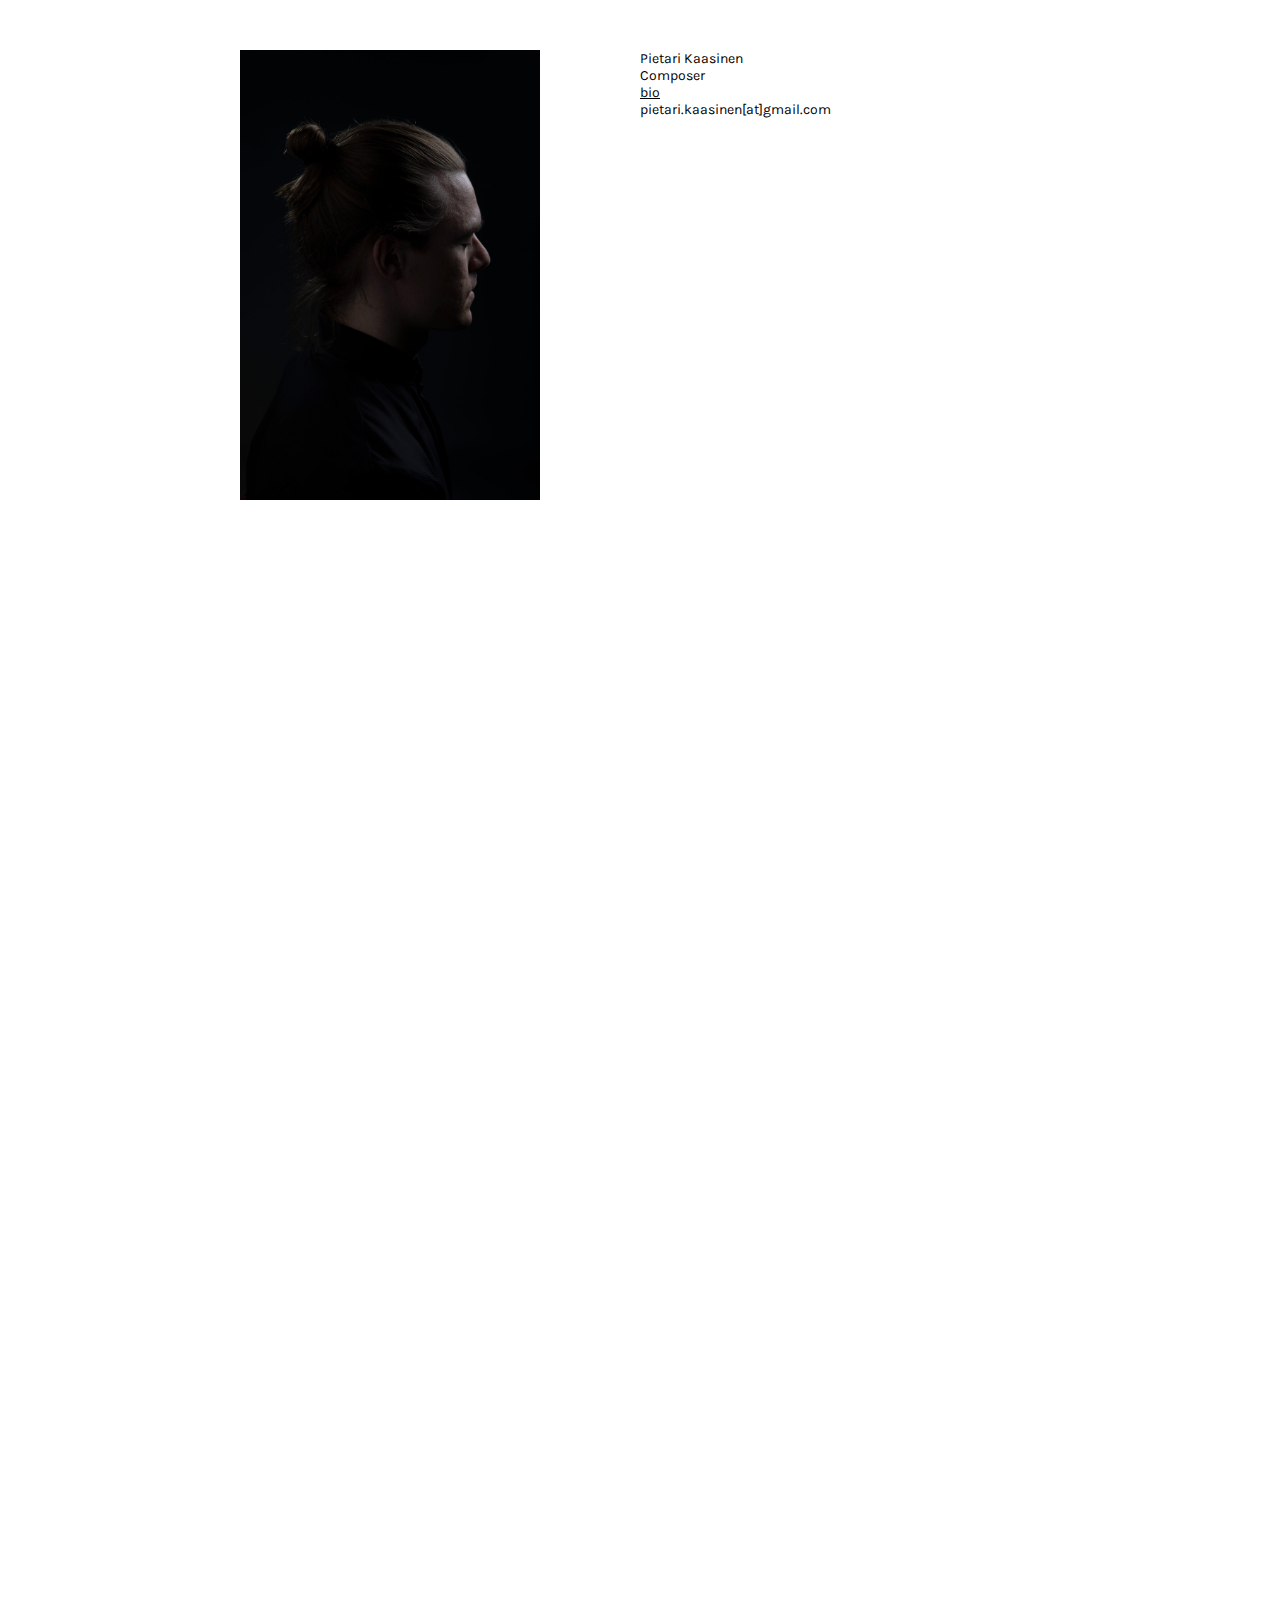
<file: index.html>
<!DOCTYPE html>

<html lang="en">
<meta name="viewport" content="width=device-width, initial-scale=1.0, maximum-scale=1.0, user-scalable=0">
<link rel="stylesheet" type="text/css" href="style2.css">
<style>
    .center 
    {
        margin: auto;
        width: 50%;
        padding: 10px;
    }
    </style>
<link href="https://fonts.googleapis.com/css?family=Karla" rel="stylesheet">
<title>Pietari Kaasinen</title>
<div id="wrapper">
    <div id="div1">
   
<img alt="pietari_kaasinen" src="pietari_lokakuu.jpg" style="float: right; width: 60%;margin-right: 20%; margin-bottom: 0.5em;">
 <p style="clear: both;">
    </br>
    </div>
    <div id="div2">Pietari Kaasinen
	    <br>
Composer
	    <br>
<!--FIN / SWE -->
<a href="https://matiasautio.github.io/bio.html">bio</a>
	    <br>
	    pietari.kaasinen[at]gmail.com
</div>
    </div>
<br>
<div style="center">
	<iframe src="https://player.vimeo.com/video/414769676" width="640" height="360" frameborder="0" allow="autoplay; fullscreen" allowfullscreen></iframe>
	<iframe src="https://player.vimeo.com/video/547108657"  width="640" height="360" frameborder="0" allow="autoplay; fullscreen" allowfullscreen></iframe>
	<iframe src="https://player.vimeo.com/video/547108228"  width="640" height="360" frameborder="0" allow="autoplay; fullscreen" allowfullscreen></iframe>
</div>
</html>
<!--<!DOCTYPE html>

<html lang="en">



<head profile="pietarikaasinen.com">
    
<link rel="stylesheet" type="text/css" href="style.css">
    
<link rel="shortcut icon" href="https://matiasautio.github.io/favicon.ico"> 

<meta charset="utf-8">

<meta name="viewport" content="width=device-width, initial-scale=1.0">

<title>Pietari Kaasinen</title>

</head>
<body>
<p class="center">
    <img alt="pietari" src="pietari.jpg" style="width:60%">
     </p-->
     

<!--</div>


<div class="col">

<h1 align="center">Pietari Kaasinen</h1>

<p align="center">Composer</p>

<p align="center">FIN / SWE</p>
    <p align="center">pietari.kaasinen[at]gmail.com</p>
    
    <a href="https://matiasautio.github.io/CV.html"><p style="text-align:center">CV</a>
    
    <br>
</file>
<file: 3dtesti.html>
<!DOCTYPE html>
<html lang="en">
	<head>
		<title>three.js webgl - loaders - OBJ loader</title>
		<meta charset="utf-8">
		<meta name="viewport" content="width=device-width, user-scalable=no, minimum-scale=1.0, maximum-scale=1.0">
		<style>
			body {
				font-family: Monospace;
				background-color: #000;
				color: #fff;
				margin: 0px;
				overflow: hidden;
			}
			#info {
				color: #fff;
				position: absolute;
				top: 10px;
				width: 100%;
				text-align: center;
				z-index: 100;
				display:block;
			}
			#info a, .button { color: #f00; font-weight: bold; text-decoration: underline; cursor: pointer }
		</style>
	</head>

	<body>
		<div id="info">
		<a href="http://threejs.org" target="_blank" rel="noopener">three.js</a> - OBJLoader test
		</div>

		<script src="https://matiasautio.github.io/blob/master/three.js"></script>
		<script src="https://matiasautio.github.io/blob/master/OBJloader.js"></script>
		

		<script>
			var container;
			var camera, scene, renderer;
			var mouseX = 0, mouseY = 0;
			var windowHalfX = window.innerWidth / 2;
			var windowHalfY = window.innerHeight / 2;
			var object;
			init();
			animate();
			function init() {
				container = document.createElement( 'div' );
				document.body.appendChild( container );
				camera = new THREE.PerspectiveCamera( 45, window.innerWidth / window.innerHeight, 1, 2000 );
				camera.position.z = 250;
				// scene
				scene = new THREE.Scene();
				var ambientLight = new THREE.AmbientLight( 0xcccccc, 0.4 );
				scene.add( ambientLight );
				var pointLight = new THREE.PointLight( 0xffffff, 0.8 );
				camera.add( pointLight );
				scene.add( camera );
				// manager
				function loadModel() {
					object.traverse( function ( child ) {
						if ( child.isMesh ) child.material.map = texture;
					} );
					object.position.y = - 95;
					scene.add( object );
				}
				var manager = new THREE.LoadingManager( loadModel );
				manager.onProgress = function ( item, loaded, total ) {
					console.log( item, loaded, total );
				};
				// texture
				var textureLoader = new THREE.TextureLoader( manager );
				var texture = textureLoader.load( 'textures/UV_Grid_Sm.jpg' );
				// model
				function onProgress( xhr ) {
					if ( xhr.lengthComputable ) {
						var percentComplete = xhr.loaded / xhr.total * 100;
						console.log( 'model ' + Math.round( percentComplete, 2 ) + '% downloaded' );
					}
				}
				function onError() {}
				var loader = new THREE.OBJLoader( manager );
				loader.load( 'models/obj/male02/male02.obj', function ( obj ) {
					object = obj;
				}, onProgress, onError );
				//
				renderer = new THREE.WebGLRenderer();
				renderer.setPixelRatio( window.devicePixelRatio );
				renderer.setSize( window.innerWidth, window.innerHeight );
				container.appendChild( renderer.domElement );
				document.addEventListener( 'mousemove', onDocumentMouseMove, false );
				//
				window.addEventListener( 'resize', onWindowResize, false );
			}
			function onWindowResize() {
				windowHalfX = window.innerWidth / 2;
				windowHalfY = window.innerHeight / 2;
				camera.aspect = window.innerWidth / window.innerHeight;
				camera.updateProjectionMatrix();
				renderer.setSize( window.innerWidth, window.innerHeight );
			}
			function onDocumentMouseMove( event ) {
				mouseX = ( event.clientX - windowHalfX ) / 2;
				mouseY = ( event.clientY - windowHalfY ) / 2;
			}
			//
			function animate() {
				requestAnimationFrame( animate );
				render();
			}
			function render() {
				camera.position.x += ( mouseX - camera.position.x ) * .05;
				camera.position.y += ( - mouseY - camera.position.y ) * .05;
				camera.lookAt( scene.position );
				renderer.render( scene, camera );
			}
		</script>

	</body>
</html>
</file>
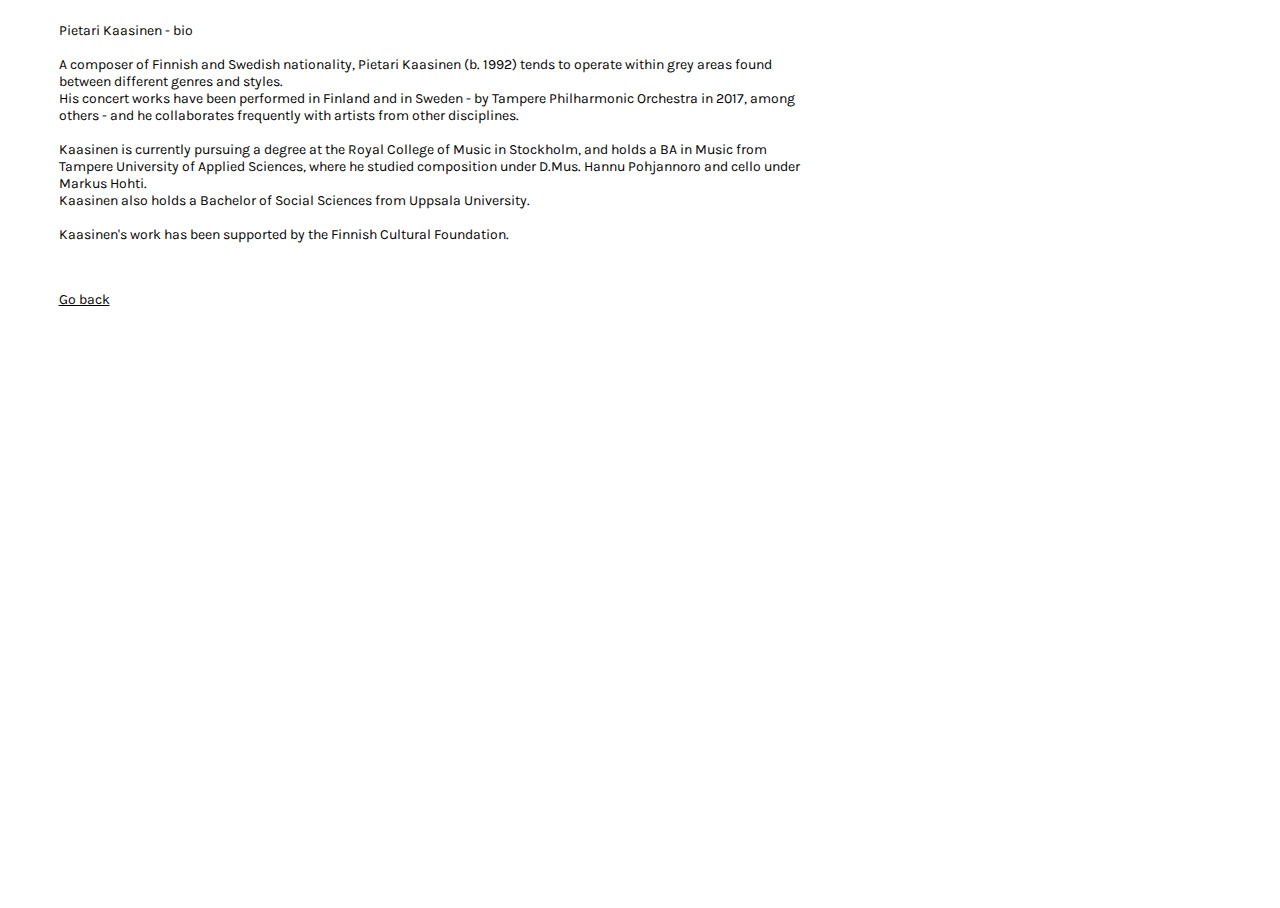
<file: bio.html>
<!DOCTYPE html>

<html lang="en">
<meta name="viewport" content="width=device-width, initial-scale=1.0, maximum-scale=1.0, user-scalable=0">
<link rel="stylesheet" type="text/css" href="style.css">
<link href="https://fonts.googleapis.com/css?family=Karla" rel="stylesheet">
<style>
    a:link{
    color:black;
    }
  a:visited{
    color:black;
    }
  a:hover{
    color:black;
    }
  </style>

<div id="divbio">
<pre>
Pietari Kaasinen - bio

A composer of Finnish and Swedish nationality, Pietari Kaasinen (b. 1992) tends to operate within grey areas found between different genres and styles.
His concert works have been performed in Finland and in Sweden - by Tampere Philharmonic Orchestra in 2017, among others - and he collaborates frequently with artists from other disciplines.

Kaasinen is currently pursuing a degree at the Royal College of Music in Stockholm, and holds a BA in Music from Tampere University of Applied Sciences, where he studied composition under D.Mus. Hannu Pohjannoro and cello under Markus Hohti.
Kaasinen also holds a Bachelor of Social Sciences from Uppsala University.

Kaasinen's work has been supported by the Finnish Cultural Foundation.
<pre>
<br>
<a class="nostyling" href="http://pietarikaasinen.com/">Go back</a>
</div>
</html>
</file>
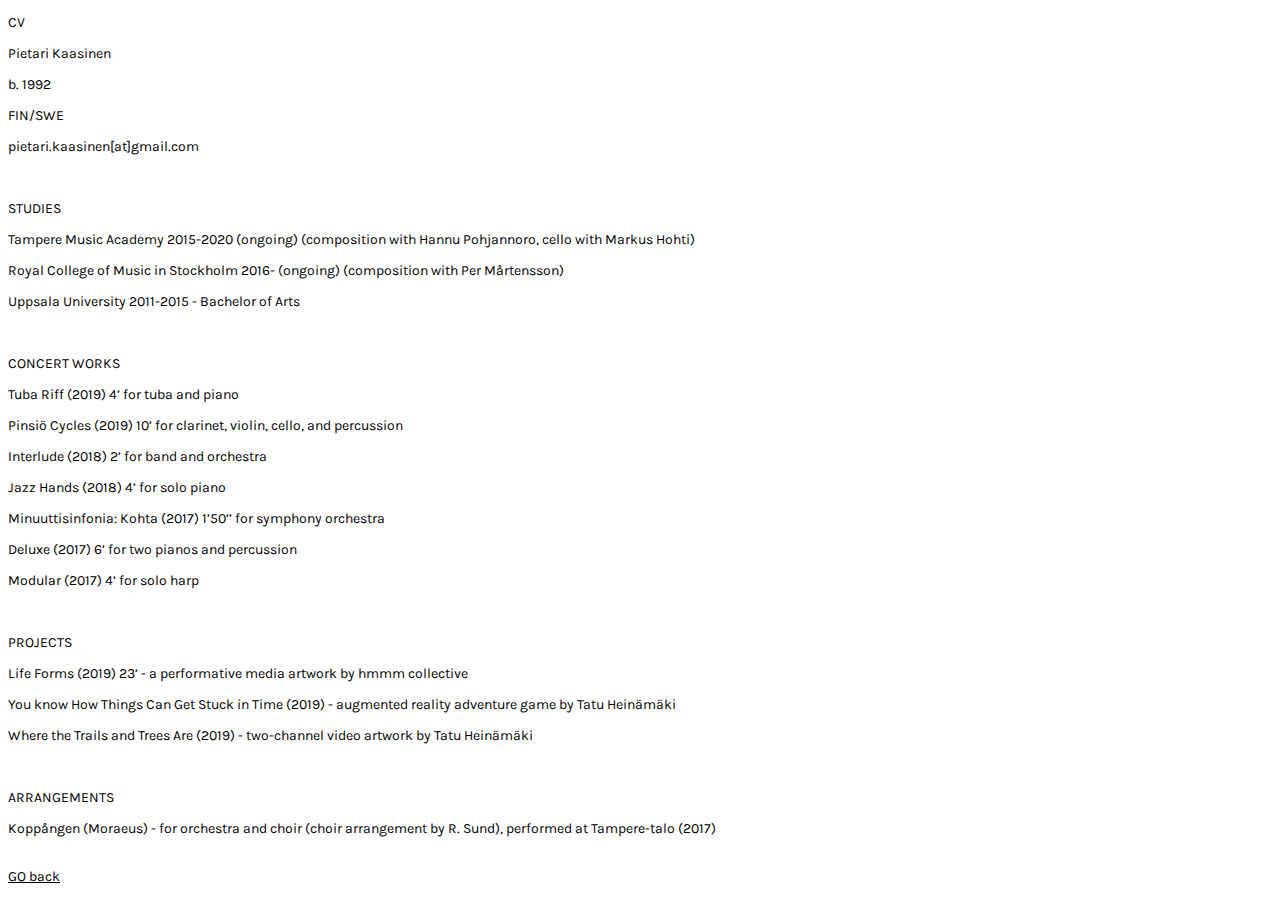
<file: CV.html>
<!DOCTYPE html>

<html lang="en">
<meta name="viewport" content="width=device-width, initial-scale=1.0, maximum-scale=1.0, user-scalable=0">
<link rel="stylesheet" type="text/css" href="style2.css">
<link href="https://fonts.googleapis.com/css?family=Karla" rel="stylesheet">

<p>CV</p>
<p>Pietari Kaasinen</p>
<p>b. 1992 </p>
<p>FIN/SWE</p>
<p>pietari.kaasinen[at]gmail.com</p>
<br>
<p>STUDIES</p>
<p>Tampere Music Academy 2015-2020 (ongoing) (composition with Hannu Pohjannoro, cello with Markus Hohti)</p>
<p>Royal College of Music in Stockholm 2016- (ongoing) (composition with Per Mårtensson)</p>
<p>Uppsala University 2011-2015 - Bachelor of Arts</p>
<br>
<p>CONCERT WORKS
<p>Tuba Riff (2019) 4’ for tuba and piano</p>
<p>Pinsiö Cycles (2019) 10’ for clarinet, violin, cello, and percussion</p>
<p>Interlude (2018) 2’ for band and orchestra</p>
<p>Jazz Hands (2018) 4’ for solo piano</p>
<p>Minuuttisinfonia: Kohta (2017) 1’50’’ for symphony orchestra</p>
<p>Deluxe (2017) 6’ for two pianos and percussion</p>
<p>Modular (2017) 4’ for solo harp</p>
<br>
<p>PROJECTS</p>
<p>Life Forms (2019) 23’ - a performative media artwork by hmmm collective</p>
<p>You know How Things Can Get Stuck in Time (2019) - augmented reality adventure game by Tatu Heinämäki</p>
<p>Where the Trails and Trees Are (2019) - two-channel video artwork by Tatu Heinämäki</p>
<br>
<p>ARRANGEMENTS</p>
<p>Koppången (Moraeus) - for orchestra and choir (choir arrangement by R. Sund), performed at Tampere-talo (2017)</p>
<br>
<a href="https://pietarikaasinen.com/">GO back</a>
</file>
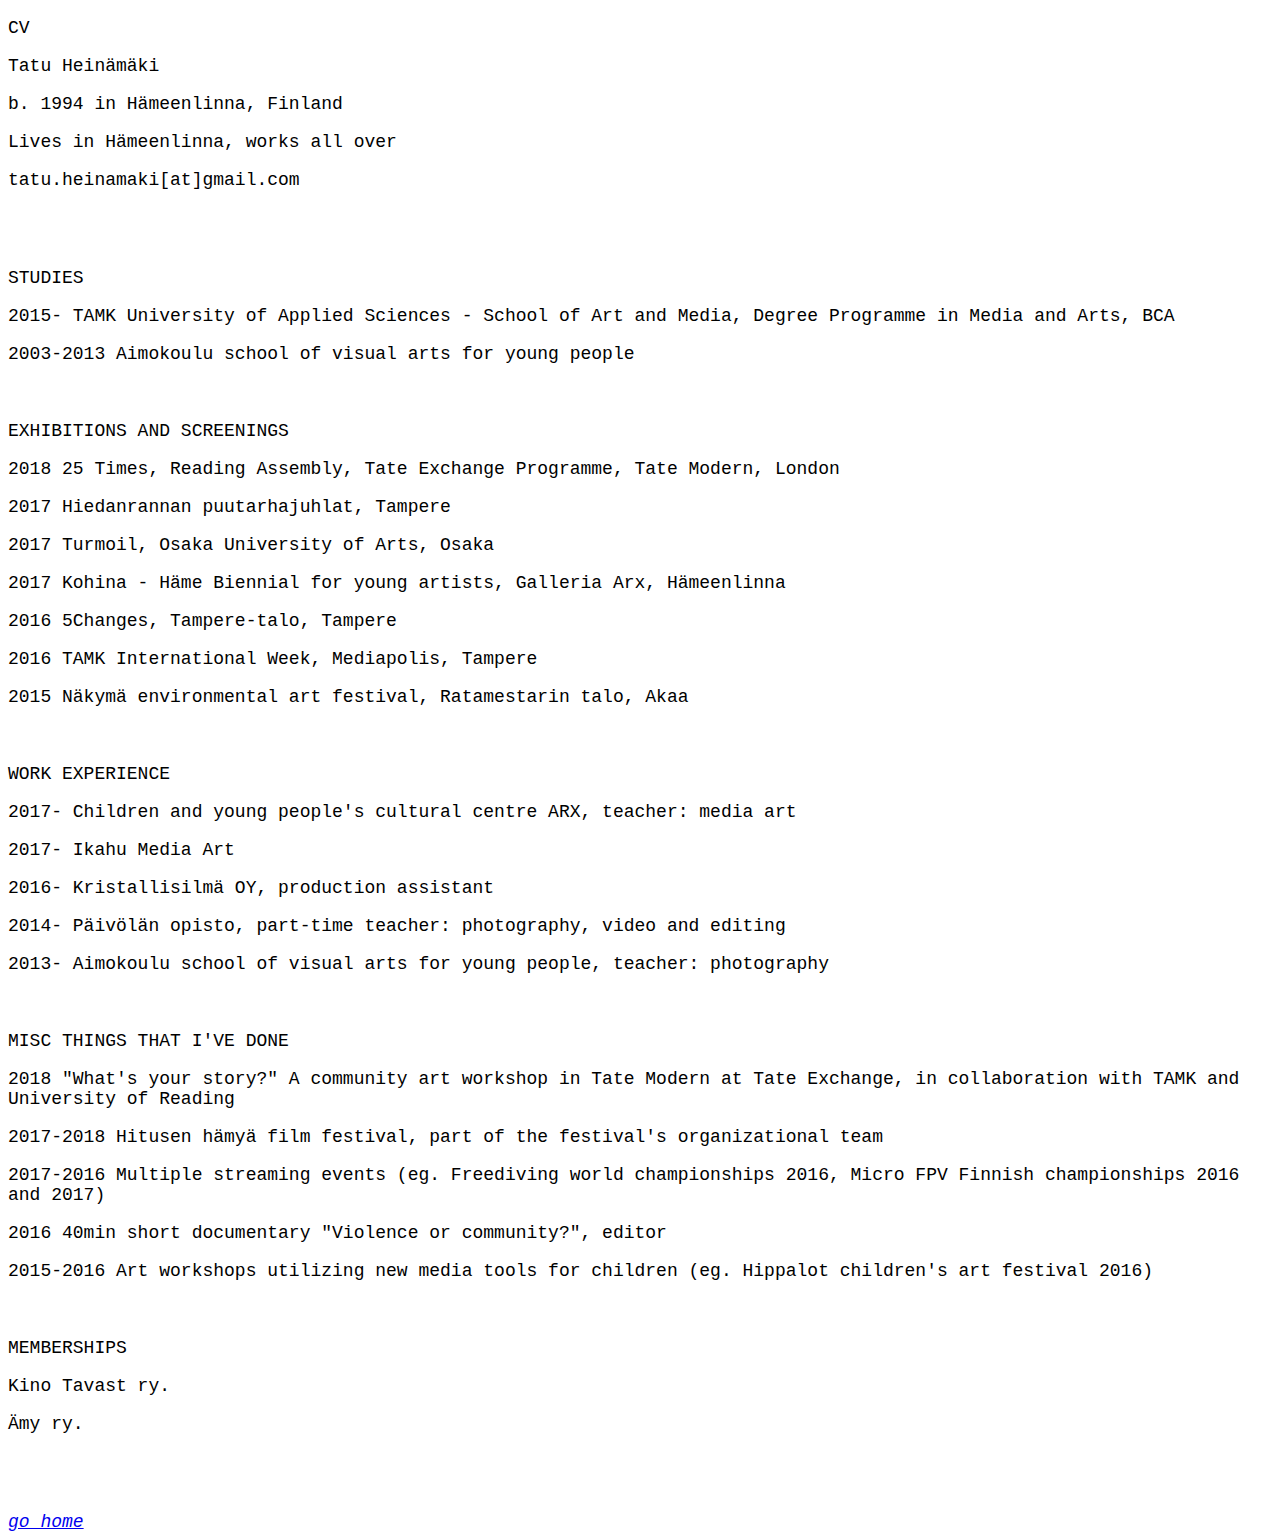
<file: cv.html>
<!DOCTYPE html>

<html lang="en">



<head profile="tatuheinamaki.com">
    
<link rel="stylesheet" type="text/css" href="style.css">

    </head>
    
<div class="cv">

    <p>CV</p>
<p>Tatu Heinämäki
<p>b. 1994 in Hämeenlinna, Finland</p>
<p>Lives in Hämeenlinna, works all over</p>
<p>tatu.heinamaki[at]gmail.com</p>
    
    <br>
 	
<p>STUDIES</p>
<p>2015- TAMK University of Applied Sciences - School of Art and Media, Degree Programme in Media and Arts, BCA</p>
<p>2003-2013 Aimokoulu school of visual arts for young people</p>

<br>
    
<p>EXHIBITIONS AND SCREENINGS</p>
    <p>2018 25 Times, Reading Assembly, Tate Exchange Programme, Tate Modern, London</p>
    <p>2017 Hiedanrannan puutarhajuhlat, Tampere</p>
<p>2017 Turmoil, Osaka University of Arts, Osaka</p>
    <p>2017 Kohina - Häme Biennial for young artists, Galleria Arx, Hämeenlinna</p>
<p>2016 5Changes, Tampere-talo, Tampere</p>
<p>2016 TAMK International Week, Mediapolis, Tampere</p>
    <p>2015 Näkymä environmental art festival, Ratamestarin talo, Akaa</p>
    
    <br>

<p>WORK EXPERIENCE</p>
    <p>2017- Children and young people's cultural centre ARX, teacher: media art</p>
    <p>2017- Ikahu Media Art</p>
<p>2016- Kristallisilmä OY, production assistant</p>
<p>2014- Päivölän opisto, part-time teacher: photography, video and editing</p>
<p>2013- Aimokoulu school of visual arts for young people, teacher: photography</p>
    
    <br>
    
<p>MISC THINGS THAT I'VE DONE</p>
    <p>2018 "What's your story?" A community art workshop in Tate Modern at Tate Exchange, in collaboration with TAMK and University of Reading</p>
    <p>2017-2018 Hitusen hämyä film festival, part of the festival's organizational team</p>
   <p>2017-2016 Multiple streaming events (eg. Freediving world championships 2016, Micro FPV Finnish championships 2016 and 2017)</p>
    <p>2016 40min short documentary "Violence or community?", editor</p>
    <p>2015-2016 Art workshops utilizing new media tools for children (eg. Hippalot children's art festival 2016)</p>
        
    <br>
    
<p>MEMBERSHIPS</p>
<p>Kino Tavast ry.</p>
    <p>Ämy ry.</p>
<br>
    <br>
    <a href="http://tatuheinamaki.com"><p><i>go home<i></a>
</file>
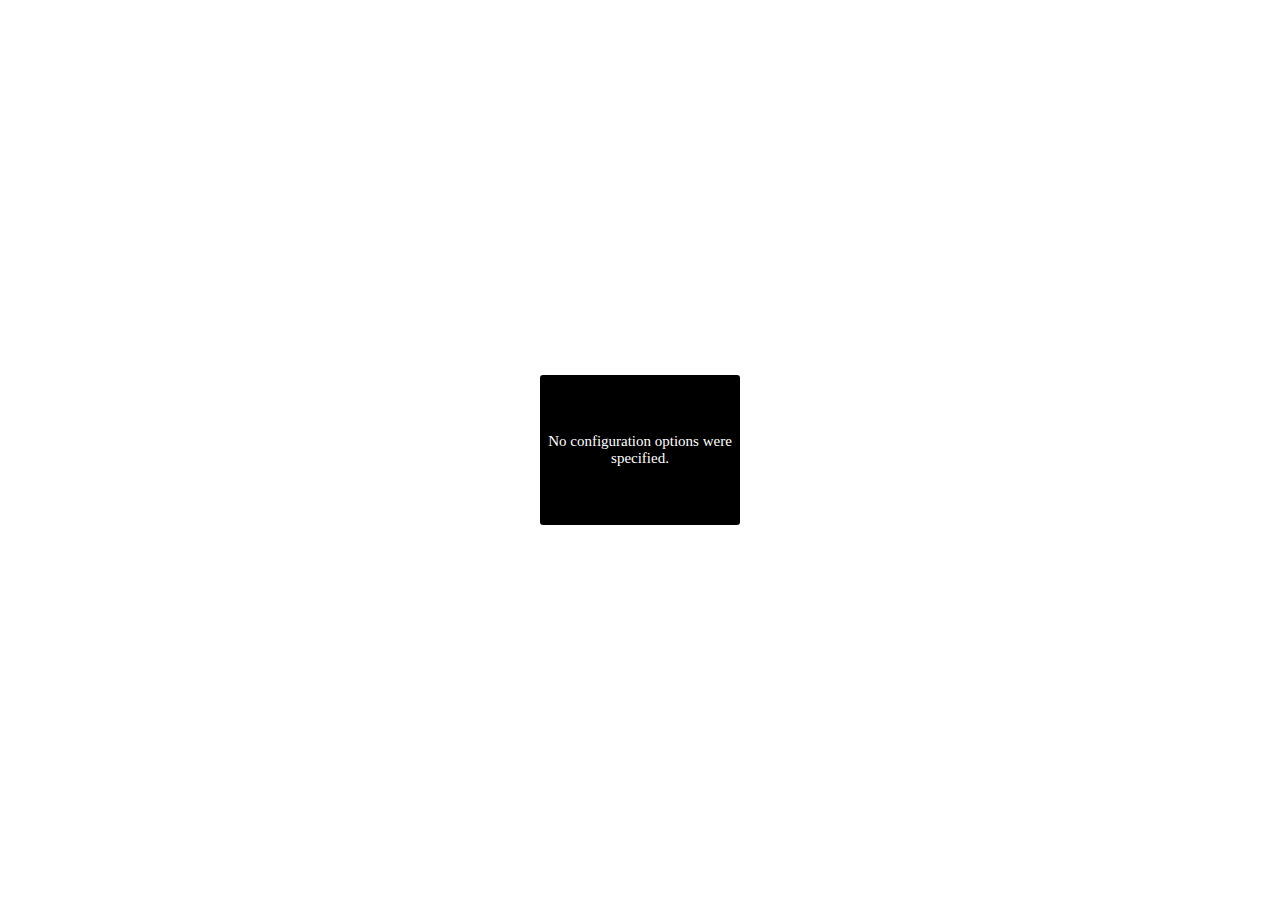
<file: pannellum.htm>
<!DOCTYPE HTML>
<!-- Pannellum 2.3.2, https://github.com/mpetroff/pannellum -->
<html><head><meta charset=utf-8><meta name=viewport content="width=device-width, initial-scale=1.0"><title>Pannellum</title><style type="text/css">.pnlm-container{margin:0;padding:0;overflow:hidden;position:relative;cursor:default;width:100%;height:100%;font-family:Helvetica,"Nimbus Sans L","Liberation Sans",Arial,sans-serif;background:#f4f4f4 url('data:image/svg+xml,%3Csvg%20xmlns%3D%22http%3A%2F%2Fwww.w3.org%2F2000%2Fsvg%22%20width%3D%2267%22%20height%3D%22100%22%20viewBox%3D%220%200%2067%20100%22%3E%0A%3Cpath%20stroke%3D%22%23ccc%22%20fill%3D%22none%22%20d%3D%22M33.5%2C50%2C0%2C63%2C33.5%2C75%2C67%2C63%2C33.5%2C50m-33.5-50%2C67%2C25m-0.5%2C0%2C0%2C75m-66.5-75%2C67-25m-33.5%2C75%2C0%2C25m0-100%2C0%2C50%22%2F%3E%0A%3C%2Fsvg%3E%0A') repeat;-webkit-user-select:none;-khtml-user-select:none;-moz-user-select:none;-o-user-select:none;-ms-user-select:none;user-select:none;outline:0;line-height:1.4;contain:content}.pnlm-container *{box-sizing:content-box}.pnlm-grab{cursor:url('data:image/svg+xml,%3Csvg%20xmlns%3D%22http%3A%2F%2Fwww.w3.org%2F2000%2Fsvg%22%20height%3D%2226%22%20width%3D%2226%22%3E%0A%3Cpath%20stroke%3D%22%23000%22%20stroke-width%3D%221px%22%20fill%3D%22%23fff%22%20d%3D%22m15.3%2020.5s6.38-6.73%204.64-8.24-3.47%201.01-3.47%201.01%203.61-5.72%201.41-6.49c-2.2-0.769-3.33%204.36-3.33%204.36s0.873-5.76-1.06-5.76-1.58%205.39-1.58%205.39-0.574-4.59-2.18-4.12c-1.61%200.468-0.572%205.51-0.572%205.51s-1.58-4.89-2.93-3.79c-1.35%201.11%200.258%205.25%200.572%206.62%200.836%202.43%202.03%202.94%202.17%205.55%22%2F%3E%0A%3C%2Fsvg%3E%0A') 12 8,default}.pnlm-grabbing{cursor:url('data:image/svg+xml,%3Csvg%20xmlns%3D%22http%3A%2F%2Fwww.w3.org%2F2000%2Fsvg%22%20height%3D%2226%22%20width%3D%2226%22%3E%0A%3Cpath%20stroke%3D%22%23000%22%20stroke-width%3D%221px%22%20fill%3D%22%23fff%22%20d%3D%22m15.3%2020.5s5.07-5.29%203.77-6.74c-1.31-1.45-2.53%200.14-2.53%200.14s2.74-3.29%200.535-4.06c-2.2-0.769-2.52%201.3-2.52%201.3s0.81-2.13-1.12-2.13-1.52%201.77-1.52%201.77-0.261-1.59-1.87-1.12c-1.61%200.468-0.874%202.17-0.874%202.17s-0.651-1.55-2-0.445c-1.35%201.11-0.68%202.25-0.365%203.62%200.836%202.43%202.03%202.94%202.17%205.55%22%2F%3E%0A%3C%2Fsvg%3E%0A') 12 8,default}.pnlm-sprite{background-image:url('data:image/svg+xml,%3Csvg%20xmlns%3D%22http%3A%2F%2Fwww.w3.org%2F2000%2Fsvg%22%20width%3D%2226%22%20height%3D%22208%22%3E%0A%3Ccircle%20fill-opacity%3D%22.78%22%20cy%3D%22117%22%20cx%3D%2213%22%20r%3D%2211%22%20fill%3D%22%23fff%22%2F%3E%0A%3Ccircle%20fill-opacity%3D%22.78%22%20cy%3D%22143%22%20cx%3D%2213%22%20r%3D%2211%22%20fill%3D%22%23fff%22%2F%3E%0A%3Ccircle%20cy%3D%22169%22%20cx%3D%2213%22%20r%3D%227%22%20fill%3D%22none%22%20stroke%3D%22%23000%22%20stroke-width%3D%222%22%2F%3E%0A%3Ccircle%20cy%3D%22195%22%20cx%3D%2213%22%20r%3D%227%22%20fill%3D%22none%22%20stroke%3D%22%23000%22%20stroke-width%3D%222%22%2F%3E%0A%3Ccircle%20cx%3D%2213%22%20cy%3D%22195%22%20r%3D%222.5%22%2F%3E%0A%3Cpath%20d%3D%22m5%2083v6h2v-4h4v-2zm10%200v2h4v4h2v-6zm-5%205v6h6v-6zm-5%205v6h6v-2h-4v-4zm14%200v4h-4v2h6v-6z%22%2F%3E%0A%3Cpath%20d%3D%22m13%20110a7%207%200%200%200%20-7%207%207%207%200%200%200%207%207%207%207%200%200%200%207%20-7%207%207%200%200%200%20-7%20-7zm-1%203h2v2h-2zm0%203h2v5h-2z%22%2F%3E%0A%3Cpath%20d%3D%22m5%2057v6h2v-4h4v-2zm10%200v2h4v4h2v-6zm-10%2010v6h6v-2h-4v-4zm14%200v4h-4v2h6v-6z%22%2F%3E%0A%3Cpath%20d%3D%22m17%2038v2h-8v-2z%22%2F%3E%0A%3Cpath%20d%3D%22m12%209v3h-3v2h3v3h2v-3h3v-2h-3v-3z%22%2F%3E%0A%3Cpath%20d%3D%22m13%20136-6.125%206.125h4.375v7.875h3.5v-7.875h4.375z%22%2F%3E%0A%3Cpath%20d%3D%22m10.428%20173.33v-5.77l5-2.89v5.77zm1-1.73%203-1.73-3.001-1.74z%22%2F%3E%0A%3C%2Fsvg%3E%0A')}.pnlm-container:-moz-full-screen{height:100%!important;width:100%!important}.pnlm-container:-webkit-full-screen{height:100%!important;width:100%!important}.pnlm-container:-ms-fullscreen{height:100%!important;width:100%!important}.pnlm-container:fullscreen{height:100%!important;width:100%!important}.pnlm-render-container{cursor:inherit;position:absolute;height:100%;width:100%}.pnlm-controls{margin-top:4px;background-color:#fff;border:1px solid #999;border-color:rgba(0,0,0,0.4);border-radius:3px;cursor:pointer;z-index:2;-webkit-transform:translateZ(9999px);transform:translateZ(9999px)}.pnlm-control:hover{background-color:#f8f8f8}.pnlm-controls-container{position:absolute;top:0;left:4px;z-index:1}.pnlm-zoom-controls{width:26px;height:52px}.pnlm-zoom-in{width:100%;height:50%;position:absolute;top:0;border-radius:3px 3px 0 0}.pnlm-zoom-out{width:100%;height:50%;position:absolute;bottom:0;background-position:0 -26px;border-top:1px solid #ddd;border-top-color:rgba(0,0,0,0.10);border-radius:0 0 3px 3px}.pnlm-fullscreen-toggle-button,.pnlm-orientation-button,.pnlm-hot-spot-debug-indicator{width:26px;height:26px}.pnlm-hot-spot-debug-indicator{position:absolute;top:50%;left:50%;width:26px;height:26px;margin:-13px 0 0 -13px;background-color:rgba(255,255,255,0.5);border-radius:13px;display:none}.pnlm-orientation-button-inactive{background-position:0 -156px}.pnlm-orientation-button-active{background-position:0 -182px}.pnlm-fullscreen-toggle-button-inactive{background-position:0 -52px}.pnlm-fullscreen-toggle-button-active{background-position:0 -78px}.pnlm-panorama-info{position:absolute;bottom:4px;background-color:rgba(0,0,0,0.7);border-radius:0 3px 3px 0;padding-right:10px;color:#fff;text-align:left;display:none;z-index:2;-webkit-transform:translateZ(9999px);transform:translateZ(9999px)}.pnlm-title-box{position:relative;font-size:20px;display:table;padding-left:5px;margin-bottom:3px}.pnlm-author-box{position:relative;font-size:12px;display:table;padding-left:5px}.pnlm-load-box{position:absolute;top:50%;left:50%;width:200px;height:150px;margin:-75px 0 0 -100px;background-color:rgba(0,0,0,0.7);border-radius:3px;text-align:center;font-size:20px;display:none;color:#fff}.pnlm-load-box p{margin:20px 0}.pnlm-lbox{position:absolute;top:50%;left:50%;width:20px;height:20px;margin:-10px 0 0 -10px;display:none}.pnlm-loading{animation-duration:1.5s;-webkit-animation-duration:1.5s;animation-name:pnlm-mv;-webkit-animation-name:pnlm-mv;animation-iteration-count:infinite;-webkit-animation-iteration-count:infinite;animation-timing-function:linear;-webkit-animation-timing-function:linear;height:10px;width:10px;background-color:#fff;position:relative}@keyframes pnlm-mv{from{left:0;top:0}25%{left:10px;top:0}50%{left:10px;top:10px}75%{left:0;top:10px}to{left:0;top:0}}@-webkit-keyframes pnlm-mv{from{left:0;top:0}25%{left:10px;top:0}50%{left:10px;top:10px}75%{left:0;top:10px}to{left:0;top:0}}.pnlm-load-button{position:absolute;top:50%;left:50%;width:200px;height:100px;margin:-50px 0 0 -100px;background-color:rgba(0,0,0,.7);border-radius:3px;text-align:center;font-size:20px;display:table;color:#fff;cursor:pointer}.pnlm-load-button:hover{background-color:rgba(0,0,0,.8)}.pnlm-load-button p{display:table-cell;vertical-align:middle}.pnlm-info-box{font-size:15px;position:absolute;top:50%;left:50%;width:200px;height:150px;margin:-75px 0 0 -100px;background-color:#000;border-radius:3px;display:table;text-align:center;color:#fff;table-layout:fixed}.pnlm-info-box a{color:#fff;word-wrap:break-word;overflow-wrap:break-word}.pnlm-info-box p{display:table-cell;vertical-align:middle;padding:0 5px 0 5px}.pnlm-error-msg{display:none}.pnlm-about-msg{font-size:11px;line-height:11px;color:#fff;padding:5px 8px 5px 8px;background:rgba(0,0,0,0.7);border-radius:3px;position:absolute;top:50px;left:50px;display:none;opacity:0;-moz-transition:opacity .3s ease-in-out;-webkit-transition:opacity .3s ease-in-out;-o-transition:opacity .3s ease-in-out;-ms-transition:opacity .3s ease-in-out;transition:opacity .3s ease-in-out;z-index:1}.pnlm-about-msg a:link,.pnlm-about-msg a:visited{color:#fff}.pnlm-about-msg a:hover,.pnlm-about-msg a:active{color:#eee}.pnlm-hotspot-base{position:absolute;visibility:hidden;cursor:default;vertical-align:middle;top:0;z-index:1}.pnlm-hotspot{height:26px;width:26px;border-radius:13px}.pnlm-hotspot:hover{background-color:rgba(255,255,255,0.2)}.pnlm-hotspot.pnlm-info{background-position:0 -104px}.pnlm-hotspot.pnlm-scene{background-position:0 -130px}div.pnlm-tooltip span{visibility:hidden;position:absolute;border-radius:3px;background-color:rgba(0,0,0,0.7);color:#fff;text-align:center;max-width:200px;padding:5px 10px;margin-left:-220px;cursor:default}div.pnlm-tooltip:hover span{visibility:visible}div.pnlm-tooltip:hover span:after{content:'';position:absolute;width:0;height:0;border-width:10px;border-style:solid;border-color:rgba(0,0,0,0.7) transparent transparent transparent;bottom:-20px;left:-10px;margin:0 50%}.pnlm-compass{position:absolute;width:50px;height:50px;right:4px;bottom:4px;border-radius:25px;background-image:url('data:image/svg+xml,%3Csvg%20xmlns%3D%22http%3A%2F%2Fwww.w3.org%2F2000%2Fsvg%22%20height%3D%2250%22%20width%3D%2250%22%3E%0A%3Cpath%20d%3D%22m24.5078%206-3.2578%2018h7.5l-3.25781-18h-0.984376zm-3.2578%2020%203.2578%2018h0.9844l3.2578-18h-7.5zm1.19531%200.9941h5.10938l-2.5547%2014.1075-2.5547-14.1075z%22%2F%3E%0A%3C%2Fsvg%3E%0A');cursor:default;display:none}.pnlm-world{position:absolute;left:50%;top:50%}.pnlm-face{position:absolute;-webkit-transform-origin:0 0;transform-origin:0 0}.pnlm-dragfix,.pnlm-preview-img{position:absolute;height:100%;width:100%}.pnlm-preview-img{background-size:cover;background-position:center}.pnlm-lbar{width:150px;margin:0 auto;border:#fff 1px solid;height:6px}.pnlm-lbar-fill{background:#fff;height:100%;width:0}.pnlm-lmsg{font-size:12px}.pnlm-fade-img{position:absolute;top:0;left:0}html{height:100%}body{margin:0;padding:0;overflow:hidden;position:fixed;cursor:default;width:100%;height:100%}</style></head><body><div id=container><noscript><div class=pnlm-info-box><p>Javascript is required to view this panorama.<br>(It could be worse; you could need a plugin.)</p></div></noscript></div><script type="text/javascript">window.libpannellum=function(q,e,h){function H(ba){function T(a,f){return 1==a.level&&1!=f.level?-1:1==f.level&&1!=a.level?1:f.timestamp-a.timestamp}function H(a,f){return a.level!=f.level?a.level-f.level:a.diff-f.diff}function G(a,f,d,e,l,b){this.vertices=a;this.side=f;this.level=d;this.x=e;this.y=l;this.path=b.replace("%s",f).replace("%l",d).replace("%x",e).replace("%y",l)}function ta(a,f,e,l,r){var b;var k=f.vertices;b=ca(a,k.slice(0,3));var t=ca(a,k.slice(3,6)),h=ca(a,k.slice(6,9)),k=ca(a,k.slice(9,
12)),q=b[0]+t[0]+h[0]+k[0];-4==q||4==q?b=!1:(q=b[1]+t[1]+h[1]+k[1],b=-4==q||4==q?!1:4!=b[2]+t[2]+h[2]+k[2]);if(b){b=f.vertices;t=b[0]+b[3]+b[6]+b[9];h=b[1]+b[4]+b[7]+b[10];k=b[2]+b[5]+b[8]+b[11];q=Math.sqrt(t*t+h*h+k*k);k=Math.asin(k/q);t=Math.atan2(h,t)-l;t+=t>Math.PI?-2*Math.PI:t<-Math.PI?2*Math.PI:0;t=Math.abs(t);f.diff=Math.acos(Math.sin(e)*Math.sin(k)+Math.cos(e)*Math.cos(k)*Math.cos(t));t=!1;for(h=0;h<d.nodeCache.length;h++)if(d.nodeCache[h].path==f.path){t=!0;d.nodeCache[h].timestamp=d.nodeCacheTimestamp++;
d.nodeCache[h].diff=f.diff;d.currentNodes.push(d.nodeCache[h]);break}t||(f.timestamp=d.nodeCacheTimestamp++,d.currentNodes.push(f),d.nodeCache.push(f));if(f.level<d.level){var k=s.cubeResolution*Math.pow(2,f.level-s.maxLevel),t=Math.ceil(k*s.invTileResolution)-1,h=k%s.tileResolution*2,A=2*k%s.tileResolution;0===A&&(A=s.tileResolution);0===h&&(h=2*s.tileResolution);q=0.5;if(f.x==t||f.y==t)q=1-s.tileResolution/(s.tileResolution+A);var x=1-q,k=[],v=q,P=q,D=q,K=x,z=x,E=x;if(A<s.tileResolution)if(f.x==
t&&f.y!=t){if(z=P=0.5,"d"==f.side||"u"==f.side)E=D=0.5}else f.x!=t&&f.y==t&&(K=v=0.5,"l"==f.side||"r"==f.side)&&(E=D=0.5);h<=s.tileResolution&&(f.x==t&&(v=0,K=1,"l"==f.side||"r"==f.side)&&(D=0,E=1),f.y==t&&(P=0,z=1,"d"==f.side||"u"==f.side)&&(D=0,E=1));A=[b[0],b[1],b[2],b[0]*v+b[3]*K,b[1]*q+b[4]*x,b[2]*D+b[5]*E,b[0]*v+b[6]*K,b[1]*P+b[7]*z,b[2]*D+b[8]*E,b[0]*q+b[9]*x,b[1]*P+b[10]*z,b[2]*D+b[11]*E];A=new G(A,f.side,f.level+1,2*f.x,2*f.y,s.fullpath);k.push(A);f.x==t&&h<=s.tileResolution||(A=[b[0]*v+
b[3]*K,b[1]*q+b[4]*x,b[2]*D+b[5]*E,b[3],b[4],b[5],b[3]*q+b[6]*x,b[4]*P+b[7]*z,b[5]*D+b[8]*E,b[0]*v+b[6]*K,b[1]*P+b[7]*z,b[2]*D+b[8]*E],A=new G(A,f.side,f.level+1,2*f.x+1,2*f.y,s.fullpath),k.push(A));f.x==t&&h<=s.tileResolution||f.y==t&&h<=s.tileResolution||(A=[b[0]*v+b[6]*K,b[1]*P+b[7]*z,b[2]*D+b[8]*E,b[3]*q+b[6]*x,b[4]*P+b[7]*z,b[5]*D+b[8]*E,b[6],b[7],b[8],b[9]*v+b[6]*K,b[10]*q+b[7]*x,b[11]*D+b[8]*E],A=new G(A,f.side,f.level+1,2*f.x+1,2*f.y+1,s.fullpath),k.push(A));f.y==t&&h<=s.tileResolution||(A=
[b[0]*q+b[9]*x,b[1]*P+b[10]*z,b[2]*D+b[11]*E,b[0]*v+b[6]*K,b[1]*P+b[7]*z,b[2]*D+b[8]*E,b[9]*v+b[6]*K,b[10]*q+b[7]*x,b[11]*D+b[8]*E,b[9],b[10],b[11]],A=new G(A,f.side,f.level+1,2*f.x,2*f.y+1,s.fullpath),k.push(A));for(f=0;f<k.length;f++)ta(a,k[f],e,l,r)}}}function ua(){return[-1,1,-1,1,1,-1,1,-1,-1,-1,-1,-1,1,1,1,-1,1,1,-1,-1,1,1,-1,1,-1,1,1,1,1,1,1,1,-1,-1,1,-1,-1,-1,-1,1,-1,-1,1,-1,1,-1,-1,1,-1,1,1,-1,1,-1,-1,-1,-1,-1,-1,1,1,1,-1,1,1,1,1,-1,1,1,-1,-1]}function ka(a,f,d){var e=Math.sin(f);f=Math.cos(f);
if("x"==d)return[a[0],f*a[1]+e*a[2],f*a[2]-e*a[1],a[3],f*a[4]+e*a[5],f*a[5]-e*a[4],a[6],f*a[7]+e*a[8],f*a[8]-e*a[7]];if("y"==d)return[f*a[0]-e*a[2],a[1],f*a[2]+e*a[0],f*a[3]-e*a[5],a[4],f*a[5]+e*a[3],f*a[6]-e*a[8],a[7],f*a[8]+e*a[6]];if("z"==d)return[f*a[0]+e*a[1],f*a[1]-e*a[0],a[2],f*a[3]+e*a[4],f*a[4]-e*a[3],a[5],f*a[6]+e*a[7],f*a[7]-e*a[6],a[8]]}function ga(a){return[a[0],a[4],a[8],a[12],a[1],a[5],a[9],a[13],a[2],a[6],a[10],a[14],a[3],a[7],a[11],a[15]]}function va(a){a.textureLoad||(a.textureLoad=
!0,Da(encodeURI(a.path+"."+s.extension),function(f){a.texture=f;a.textureLoaded=!0}))}function ca(a,f){var e=[a[0]*f[0]+a[1]*f[1]+a[2]*f[2],a[4]*f[0]+a[5]*f[1]+a[6]*f[2],a[11]+a[8]*f[0]+a[9]*f[1]+a[10]*f[2],1/(a[12]*f[0]+a[13]*f[1]+a[14]*f[2])],d=e[0]*e[3],h=e[1]*e[3],e=e[2]*e[3],b=[0,0,0];-1>d&&(b[0]=-1);1<d&&(b[0]=1);-1>h&&(b[1]=-1);1<h&&(b[1]=1);if(-1>e||1<e)b[2]=1;return b}var x=e.createElement("canvas");x.style.width=x.style.height="100%";ba.appendChild(x);var d,a,L,M,wa,S,la,da,s,z,ha,C,Z,ma,
W;this.init=function(g,f,q,sa,r,b,k,t){typeof f===h&&(f="equirectangular");z=f;s=g;ha=q;if(d){L&&(a.detachShader(d,L),a.deleteShader(L));M&&(a.detachShader(d,M),a.deleteShader(M));a.bindBuffer(a.ARRAY_BUFFER,null);a.bindBuffer(a.ELEMENT_ARRAY_BUFFER,null);d.texture&&a.deleteTexture(d.texture);if(d.nodeCache)for(g=0;g<d.nodeCache.length;g++)a.deleteTexture(d.nodeCache[g].texture);a.deleteProgram(d);d=h}da=h;"cubemap"==z&&0!==(s[0].width&s[0].width-1)&&(navigator.userAgent.toLowerCase().match(/(iphone|ipod|ipad).* os 8_/)||
navigator.userAgent.toLowerCase().match(/(iphone|ipod|ipad).* os 9_/)||navigator.userAgent.match(/Trident.*rv[ :]*11\./))||a||(a=x.getContext("experimental-webgl",{alpha:!1,depth:!1}));if(!a&&("multires"==z&&s.hasOwnProperty("fallbackPath")||"cubemap"==z)&&("WebkitAppearance"in e.documentElement.style||navigator.userAgent.match(/Trident.*rv[ :]*11\./)||-1!==navigator.appVersion.indexOf("MSIE 10"))){S&&ba.removeChild(S);S=e.createElement("div");S.className="pnlm-world";sa=s.basePath?s.basePath+s.fallbackPath:
s.fallbackPath;var ja="frblud".split(""),G=0;r=function(){var a=e.createElement("canvas");a.className="pnlm-face pnlm-"+ja[this.side]+"face";S.appendChild(a);var b=a.getContext("2d");a.style.width=this.width+4+"px";a.style.height=this.height+4+"px";a.width=this.width+4;a.height=this.height+4;b.drawImage(this,2,2);var f=b.getImageData(0,0,a.width,a.height),d=f.data,h,g;for(h=2;h<a.width-2;h++)for(g=0;4>g;g++)d[4*(h+a.width)+g]=d[4*(h+2*a.width)+g],d[4*(h+a.width*(a.height-2))+g]=d[4*(h+a.width*(a.height-
3))+g];for(h=2;h<a.height-2;h++)for(g=0;4>g;g++)d[4*(h*a.width+1)+g]=d[4*(h*a.width+2)+g],d[4*((h+1)*a.width-2)+g]=d[4*((h+1)*a.width-3)+g];for(g=0;4>g;g++)d[4*(a.width+1)+g]=d[4*(2*a.width+2)+g],d[4*(2*a.width-2)+g]=d[4*(3*a.width-3)+g],d[4*(a.width*(a.height-2)+1)+g]=d[4*(a.width*(a.height-3)+2)+g],d[4*(a.width*(a.height-1)-2)+g]=d[4*(a.width*(a.height-2)-3)+g];for(h=1;h<a.width-1;h++)for(g=0;4>g;g++)d[4*h+g]=d[4*(h+a.width)+g],d[4*(h+a.width*(a.height-1))+g]=d[4*(h+a.width*(a.height-2))+g];for(h=
1;h<a.height-1;h++)for(g=0;4>g;g++)d[h*a.width*4+g]=d[4*(h*a.width+1)+g],d[4*((h+1)*a.width-1)+g]=d[4*((h+1)*a.width-2)+g];for(g=0;4>g;g++)d[g]=d[4*(a.width+1)+g],d[4*(a.width-1)+g]=d[4*(2*a.width-2)+g],d[a.width*(a.height-1)*4+g]=d[4*(a.width*(a.height-2)+1)+g],d[4*(a.width*a.height-1)+g]=d[4*(a.width*(a.height-1)-2)+g];b.putImageData(f,0,0);G++;6==G&&(wa=this.width,ba.appendChild(S),k())};for(g=0;6>g;g++)b=new Image,b.crossOrigin="anonymous",b.side=g,b.onload=r,b.src="multires"==z?encodeURI(sa.replace("%s",
ja[g])+"."+s.extension):encodeURI(s[g].src)}else{if(!a)throw console.log("Error: no WebGL support detected!"),{type:"no webgl"};s.fullpath=s.basePath?s.basePath+s.path:s.path;s.invTileResolution=1/s.tileResolution;f=ua();la=[];for(g=0;6>g;g++)la[g]=f.slice(12*g,12*g+12),f=ua();if("equirectangular"==z){if(g=Math.max(s.width,s.height),f=a.getParameter(a.MAX_TEXTURE_SIZE),g>f)throw console.log("Error: The image is too big; it's "+g+"px wide, but this device's maximum supported width is "+f+"px."),{type:"webgl size error",
width:g,maxWidth:f};}else if("cubemap"==z&&(g=s[0].width,f=a.getParameter(a.MAX_CUBE_MAP_TEXTURE_SIZE),g>f))throw console.log("Error: The cube face image is too big; it's "+g+"px wide, but this device's maximum supported width is "+f+"px."),{type:"webgl size error",width:g,maxWidth:f};t===h||t.horizonPitch===h&&t.horizonRoll===h||(da=[t.horizonPitch==h?0:t.horizonPitch,t.horizonRoll==h?0:t.horizonRoll]);g=a.TEXTURE_2D;a.viewport(0,0,x.width,x.height);L=a.createShader(a.VERTEX_SHADER);f=l;"multires"==
z&&(f=v);a.shaderSource(L,f);a.compileShader(L);M=a.createShader(a.FRAGMENT_SHADER);f=Ua;"cubemap"==z?(g=a.TEXTURE_CUBE_MAP,f=Ea):"multires"==z&&(f=na);a.shaderSource(M,f);a.compileShader(M);d=a.createProgram();a.attachShader(d,L);a.attachShader(d,M);a.linkProgram(d);a.getShaderParameter(L,a.COMPILE_STATUS)||console.log(a.getShaderInfoLog(L));a.getShaderParameter(M,a.COMPILE_STATUS)||console.log(a.getShaderInfoLog(M));a.getProgramParameter(d,a.LINK_STATUS)||console.log(a.getProgramInfoLog(d));a.useProgram(d);
d.drawInProgress=!1;d.texCoordLocation=a.getAttribLocation(d,"a_texCoord");a.enableVertexAttribArray(d.texCoordLocation);"multires"!=z?(C||(C=a.createBuffer()),a.bindBuffer(a.ARRAY_BUFFER,C),a.bufferData(a.ARRAY_BUFFER,new Float32Array([-1,1,1,1,1,-1,-1,1,1,-1,-1,-1]),a.STATIC_DRAW),a.vertexAttribPointer(d.texCoordLocation,2,a.FLOAT,!1,0,0),d.aspectRatio=a.getUniformLocation(d,"u_aspectRatio"),a.uniform1f(d.aspectRatio,x.width/x.height),d.psi=a.getUniformLocation(d,"u_psi"),d.theta=a.getUniformLocation(d,
"u_theta"),d.f=a.getUniformLocation(d,"u_f"),d.h=a.getUniformLocation(d,"u_h"),d.v=a.getUniformLocation(d,"u_v"),d.vo=a.getUniformLocation(d,"u_vo"),d.rot=a.getUniformLocation(d,"u_rot"),a.uniform1f(d.h,sa/(2*Math.PI)),a.uniform1f(d.v,r/Math.PI),a.uniform1f(d.vo,b/Math.PI*2),"equirectangular"==z&&(d.backgroundColor=a.getUniformLocation(d,"u_backgroundColor"),a.uniform4fv(d.backgroundColor,(t.backgroundColor?t.backgroundColor:[0,0,0]).concat([1]))),d.texture=a.createTexture(),a.bindTexture(g,d.texture),
"cubemap"==z?(a.texImage2D(a.TEXTURE_CUBE_MAP_POSITIVE_X,0,a.RGB,a.RGB,a.UNSIGNED_BYTE,s[1]),a.texImage2D(a.TEXTURE_CUBE_MAP_NEGATIVE_X,0,a.RGB,a.RGB,a.UNSIGNED_BYTE,s[3]),a.texImage2D(a.TEXTURE_CUBE_MAP_POSITIVE_Y,0,a.RGB,a.RGB,a.UNSIGNED_BYTE,s[4]),a.texImage2D(a.TEXTURE_CUBE_MAP_NEGATIVE_Y,0,a.RGB,a.RGB,a.UNSIGNED_BYTE,s[5]),a.texImage2D(a.TEXTURE_CUBE_MAP_POSITIVE_Z,0,a.RGB,a.RGB,a.UNSIGNED_BYTE,s[0]),a.texImage2D(a.TEXTURE_CUBE_MAP_NEGATIVE_Z,0,a.RGB,a.RGB,a.UNSIGNED_BYTE,s[2])):a.texImage2D(g,
0,a.RGB,a.RGB,a.UNSIGNED_BYTE,s),a.texParameteri(g,a.TEXTURE_WRAP_S,a.CLAMP_TO_EDGE),a.texParameteri(g,a.TEXTURE_WRAP_T,a.CLAMP_TO_EDGE),a.texParameteri(g,a.TEXTURE_MIN_FILTER,a.LINEAR),a.texParameteri(g,a.TEXTURE_MAG_FILTER,a.LINEAR)):(d.vertPosLocation=a.getAttribLocation(d,"a_vertCoord"),a.enableVertexAttribArray(d.vertPosLocation),Z||(Z=a.createBuffer()),ma||(ma=a.createBuffer()),W||(W=a.createBuffer()),a.bindBuffer(a.ARRAY_BUFFER,ma),a.bufferData(a.ARRAY_BUFFER,new Float32Array([0,0,1,0,1,1,
0,1]),a.STATIC_DRAW),a.bindBuffer(a.ELEMENT_ARRAY_BUFFER,W),a.bufferData(a.ELEMENT_ARRAY_BUFFER,new Uint16Array([0,1,2,0,2,3]),a.STATIC_DRAW),d.perspUniform=a.getUniformLocation(d,"u_perspMatrix"),d.cubeUniform=a.getUniformLocation(d,"u_cubeMatrix"),d.level=-1,d.currentNodes=[],d.nodeCache=[],d.nodeCacheTimestamp=0);if(0!==a.getError())throw console.log("Error: Something went wrong with WebGL!"),{type:"webgl error"};k()}};this.destroy=function(){ba!==h&&(x!==h&&ba.removeChild(x),S!==h&&ba.removeChild(S));
if(a){var d=a.getExtension("WEBGL_lose_context");d&&d.loseContext()}};this.resize=function(){var g=q.devicePixelRatio||1;x.width=x.clientWidth*g;x.height=x.clientHeight*g;a&&(a.viewport(0,0,x.width,x.height),"multires"!=z&&a.uniform1f(d.aspectRatio,x.width/x.height))};this.resize();this.render=function(g,f,e,l){var r;r=0;l===h&&(l={});l.roll&&(r=l.roll);if(da!==h){var b=da[0],k=da[1],t=g,v=f,C=Math.cos(k)*Math.sin(g)*Math.sin(b)+Math.cos(g)*(Math.cos(b)*Math.cos(f)+Math.sin(k)*Math.sin(b)*Math.sin(f)),
A=-Math.sin(g)*Math.sin(k)+Math.cos(g)*Math.cos(k)*Math.sin(f);g=Math.cos(k)*Math.cos(b)*Math.sin(g)+Math.cos(g)*(-Math.cos(f)*Math.sin(b)+Math.cos(b)*Math.sin(k)*Math.sin(f));g=Math.asin(Math.max(Math.min(g,1),-1));f=Math.atan2(A,C);b=[Math.cos(t)*(Math.sin(k)*Math.sin(b)*Math.cos(v)-Math.cos(b)*Math.sin(v)),Math.cos(t)*Math.cos(k)*Math.cos(v),Math.cos(t)*(Math.cos(b)*Math.sin(k)*Math.cos(v)+Math.sin(v)*Math.sin(b))];k=[-Math.cos(g)*Math.sin(f),Math.cos(g)*Math.cos(f)];k=Math.acos(Math.max(Math.min((b[0]*
k[0]+b[1]*k[1])/(Math.sqrt(b[0]*b[0]+b[1]*b[1]+b[2]*b[2])*Math.sqrt(k[0]*k[0]+k[1]*k[1])),1),-1));0>b[2]&&(k=2*Math.PI-k);r+=k}if(a||"multires"!=z&&"cubemap"!=z){if("multires"!=z)e=2*Math.atan(Math.tan(0.5*e)/(x.width/x.height)),e=1/Math.tan(0.5*e),a.uniform1f(d.psi,f),a.uniform1f(d.theta,g),a.uniform1f(d.rot,r),a.uniform1f(d.f,e),!0===ha&&"equirectangular"==z&&(a.bindTexture(a.TEXTURE_2D,d.texture),a.texImage2D(a.TEXTURE_2D,0,a.RGB,a.RGB,a.UNSIGNED_BYTE,s)),a.drawArrays(a.TRIANGLES,0,6);else{b=x.width/
x.height;k=2*Math.atan(Math.tan(e/2)*x.height/x.width);k=1/Math.tan(k/2);b=[k/b,0,0,0,0,k,0,0,0,0,100.1/-99.9,20/-99.9,0,0,-1,0];for(k=1;k<s.maxLevel&&x.width>s.tileResolution*Math.pow(2,k-1)*Math.tan(e/2)*0.707;)k++;d.level=k;k=[1,0,0,0,1,0,0,0,1];k=ka(k,-r,"z");k=ka(k,-g,"x");k=ka(k,f,"y");k=[k[0],k[1],k[2],0,k[3],k[4],k[5],0,k[6],k[7],k[8],0,0,0,0,1];a.uniformMatrix4fv(d.perspUniform,!1,new Float32Array(ga(b)));a.uniformMatrix4fv(d.cubeUniform,!1,new Float32Array(ga(k)));b=[b[0]*k[0],b[0]*k[1],
b[0]*k[2],0,b[5]*k[4],b[5]*k[5],b[5]*k[6],0,b[10]*k[8],b[10]*k[9],b[10]*k[10],b[11],-k[8],-k[9],-k[10],0];d.nodeCache.sort(T);if(200<d.nodeCache.length&&d.nodeCache.length>d.currentNodes.length+50)for(k=d.nodeCache.splice(200,d.nodeCache.length-200),r=0;r<k.length;r++)a.deleteTexture(k[r].texture);d.currentNodes=[];k="fbudlr".split("");for(r=0;6>r;r++)t=new G(la[r],k[r],1,0,0,s.fullpath),ta(b,t,g,f,e);d.currentNodes.sort(H);for(r=0;r<d.currentNodes.length;r++)if(!d.currentNodes[r].texture){setTimeout(va(d.currentNodes[r]),
0);break}if(!d.drawInProgress){d.drawInProgress=!0;for(g=0;g<d.currentNodes.length;g++)d.currentNodes[g].textureLoaded&&(a.bindBuffer(a.ARRAY_BUFFER,Z),a.bufferData(a.ARRAY_BUFFER,new Float32Array(d.currentNodes[g].vertices),a.STATIC_DRAW),a.vertexAttribPointer(d.vertPosLocation,3,a.FLOAT,!1,0,0),a.bindBuffer(a.ARRAY_BUFFER,ma),a.vertexAttribPointer(d.texCoordLocation,2,a.FLOAT,!1,0,0),a.bindTexture(a.TEXTURE_2D,d.currentNodes[g].texture),a.drawElements(a.TRIANGLES,6,a.UNSIGNED_SHORT,0));d.drawInProgress=
!1}}if(l.returnImage!==h)return x.toDataURL("image/png")}else for(r=wa/2,l={f:"translate3d(-"+(r+2)+"px, -"+(r+2)+"px, -"+r+"px)",b:"translate3d("+(r+2)+"px, -"+(r+2)+"px, "+r+"px) rotateX(180deg) rotateZ(180deg)",u:"translate3d(-"+(r+2)+"px, -"+r+"px, "+(r+2)+"px) rotateX(270deg)",d:"translate3d(-"+(r+2)+"px, "+r+"px, -"+(r+2)+"px) rotateX(90deg)",l:"translate3d(-"+r+"px, -"+(r+2)+"px, "+(r+2)+"px) rotateX(180deg) rotateY(90deg) rotateZ(180deg)",r:"translate3d("+r+"px, -"+(r+2)+"px, -"+(r+2)+"px) rotateY(270deg)"},
e=1/Math.tan(e/2),e=e*x.width/(q.devicePixelRatio||1)/2+"px",g="perspective("+e+") translateZ("+e+") rotateX("+g+"rad) rotateY("+f+"rad) ",f=Object.keys(l),r=0;6>r;r++)e=S.querySelector(".pnlm-"+f[r]+"face").style,e.webkitTransform=g+l[f[r]],e.transform=g+l[f[r]]};this.isLoading=function(){if(a&&"multires"==z)for(var e=0;e<d.currentNodes.length;e++)if(!d.currentNodes[e].textureLoaded)return!0;return!1};this.getCanvas=function(){return x};var Da=function(){function d(){var b=this;this.texture=this.callback=
null;this.image=new Image;this.image.crossOrigin="anonymous";this.image.addEventListener("load",function(){var d=b.image;a.bindTexture(a.TEXTURE_2D,b.texture);a.texImage2D(a.TEXTURE_2D,0,a.RGB,a.RGB,a.UNSIGNED_BYTE,d);a.texParameteri(a.TEXTURE_2D,a.TEXTURE_MAG_FILTER,a.LINEAR);a.texParameteri(a.TEXTURE_2D,a.TEXTURE_MIN_FILTER,a.LINEAR);a.texParameteri(a.TEXTURE_2D,a.TEXTURE_WRAP_S,a.CLAMP_TO_EDGE);a.texParameteri(a.TEXTURE_2D,a.TEXTURE_WRAP_T,a.CLAMP_TO_EDGE);a.bindTexture(a.TEXTURE_2D,null);b.callback(b.texture);
l.length?(d=l.shift(),b.loadTexture(d.src,d.texture,d.callback)):h[e++]=b})}function f(a,b,d){this.src=a;this.texture=b;this.callback=d}var e=4,h={},l=[];d.prototype.loadTexture=function(a,b,d){this.texture=b;this.callback=d;this.image.src=a};for(var b=0;b<e;b++)h[b]=new d;return function(b,d){var g=a.createTexture();e?h[--e].loadTexture(b,g,d):l.push(new f(b,g,d));return g}}()}var l="attribute vec2 a_texCoord;varying vec2 v_texCoord;void main() {gl_Position = vec4(a_texCoord, 0.0, 1.0);v_texCoord = a_texCoord;}",
v="attribute vec3 a_vertCoord;attribute vec2 a_texCoord;uniform mat4 u_cubeMatrix;uniform mat4 u_perspMatrix;varying mediump vec2 v_texCoord;void main(void) {gl_Position = u_perspMatrix * u_cubeMatrix * vec4(a_vertCoord, 1.0);v_texCoord = a_texCoord;}",Ea="precision mediump float;\nuniform float u_aspectRatio;\nuniform float u_psi;\nuniform float u_theta;\nuniform float u_f;\nuniform float u_h;\nuniform float u_v;\nuniform float u_vo;\nuniform float u_rot;\nconst float PI = 3.14159265358979323846264;\nuniform sampler2D u_image;\nuniform samplerCube u_imageCube;\nvarying vec2 v_texCoord;\nuniform vec4 u_backgroundColor;\nvoid main() {\nfloat x = v_texCoord.x * u_aspectRatio;\nfloat y = v_texCoord.y;\nfloat sinrot = sin(u_rot);\nfloat cosrot = cos(u_rot);\nfloat rot_x = x * cosrot - y * sinrot;\nfloat rot_y = x * sinrot + y * cosrot;\nfloat sintheta = sin(u_theta);\nfloat costheta = cos(u_theta);\nfloat a = u_f * costheta - rot_y * sintheta;\nfloat root = sqrt(rot_x * rot_x + a * a);\nfloat lambda = atan(rot_x / root, a / root) + u_psi;\nfloat phi = atan((rot_y * costheta + u_f * sintheta) / root);float cosphi = cos(phi);\ngl_FragColor = textureCube(u_imageCube, vec3(cosphi*sin(lambda), sin(phi), cosphi*cos(lambda)));\n}",
Ua="precision mediump float;\nuniform float u_aspectRatio;\nuniform float u_psi;\nuniform float u_theta;\nuniform float u_f;\nuniform float u_h;\nuniform float u_v;\nuniform float u_vo;\nuniform float u_rot;\nconst float PI = 3.14159265358979323846264;\nuniform sampler2D u_image;\nuniform samplerCube u_imageCube;\nvarying vec2 v_texCoord;\nuniform vec4 u_backgroundColor;\nvoid main() {\nfloat x = v_texCoord.x * u_aspectRatio;\nfloat y = v_texCoord.y;\nfloat sinrot = sin(u_rot);\nfloat cosrot = cos(u_rot);\nfloat rot_x = x * cosrot - y * sinrot;\nfloat rot_y = x * sinrot + y * cosrot;\nfloat sintheta = sin(u_theta);\nfloat costheta = cos(u_theta);\nfloat a = u_f * costheta - rot_y * sintheta;\nfloat root = sqrt(rot_x * rot_x + a * a);\nfloat lambda = atan(rot_x / root, a / root) + u_psi;\nfloat phi = atan((rot_y * costheta + u_f * sintheta) / root);lambda = mod(lambda + PI, PI * 2.0) - PI;\nvec2 coord = vec2(lambda / PI, phi / (PI / 2.0));\nif(coord.x < -u_h || coord.x > u_h || coord.y < -u_v + u_vo || coord.y > u_v + u_vo)\ngl_FragColor = u_backgroundColor;\nelse\ngl_FragColor = texture2D(u_image, vec2((coord.x + u_h) / (u_h * 2.0), (-coord.y + u_v + u_vo) / (u_v * 2.0)));\n}",
na="varying mediump vec2 v_texCoord;uniform sampler2D u_sampler;void main(void) {gl_FragColor = texture2D(u_sampler, v_texCoord);}";return{renderer:function(e,h,l,q){return new H(e,h,l,q)}}}(window,document);window.requestAnimationFrame||(window.requestAnimationFrame=function(){return window.webkitRequestAnimationFrame||window.mozRequestAnimationFrame||window.oRequestAnimationFrame||window.msRequestAnimationFrame||function(q,e){window.setTimeout(q,1E3/60)}}());
window.pannellum=function(q,e,h){function H(l,v){function Ea(){var y=e.createElement("div");y.innerHTML="\x3c!--[if lte IE 9]><i></i><![endif]--\x3e";if(1==y.getElementsByTagName("i").length)T();else{xa=c.hfov;ya=c.pitch;var a;if("cubemap"==c.type){N=[];for(y=0;6>y;y++)N.push(new Image),N[y].crossOrigin="anonymous";n.load.lbox.style.display="block";n.load.lbar.style.display="none"}else if("multires"==c.type)y=JSON.parse(JSON.stringify(c.multiRes)),c.basePath&&c.multiRes.basePath&&!/^(?:[a-z]+:)?\/\//i.test(c.multiRes.basePath)?
y.basePath=c.basePath+c.multiRes.basePath:c.multiRes.basePath?y.basePath=c.multiRes.basePath:c.basePath&&(y.basePath=c.basePath),N=y;else if(!0===c.dynamic)N=c.panorama;else{if(c.panorama===h){T("No panorama image was specified.");return}N=new Image}if("cubemap"==c.type)for(var b=6,d=function(){b--;0===b&&na()},f=function(a){var y=e.createElement("a");y.href=a.target.src;y.innerHTML=y.href;T("The file "+y.outerHTML+" could not be accessed.")},y=0;y<N.length;y++)N[y].onload=d,N[y].onerror=f,a=c.cubeMap[y],
c.basePath&&!H(a)&&(a=c.basePath+a),N[y].src=encodeURI(a);else if("multires"==c.type)na();else if(a="",c.basePath&&(a=c.basePath),!0!==c.dynamic){a=H(c.panorama)?c.panorama:a+c.panorama;N.onload=function(){q.URL.revokeObjectURL(this.src);na()};var g=new XMLHttpRequest;g.onloadend=function(){if(200!=g.status){var y=e.createElement("a");y.href=encodeURI(a);y.innerHTML=y.href;T("The file "+y.outerHTML+" could not be accessed.")}ba(this.response);n.load.msg.innerHTML=""};g.onprogress=function(a){if(a.lengthComputable){n.load.lbarFill.style.width=
a.loaded/a.total*100+"%";var y,c;1E6<a.total?(y="MB",c=(a.loaded/1E6).toFixed(2),a=(a.total/1E6).toFixed(2)):1E3<a.total?(y="kB",c=(a.loaded/1E3).toFixed(1),a=(a.total/1E3).toFixed(1)):(y="B",c=a.loaded,a=a.total);n.load.msg.innerHTML=c+" / "+a+" "+y}else n.load.lbox.style.display="block",n.load.lbar.style.display="none"};try{g.open("GET",a,!0)}catch(k){T("There is something wrong with the panorama URL.")}g.responseType="blob";g.setRequestHeader("Accept","image/*,*/*;q=0.9");g.send()}l.classList.add("pnlm-grab");
l.classList.remove("pnlm-grabbing")}}function H(a){return/^(?:[a-z]+:)?\/\//i.test(a)||"/"==a[0]||"blob:"==a.slice(0,5)}function na(){B||(B=new libpannellum.renderer(I));La||(La=!0,F.addEventListener("mousedown",ta,!1),e.addEventListener("mousemove",ka,!1),e.addEventListener("mouseup",ga,!1),c.mouseZoom&&(l.addEventListener("mousewheel",M,!1),l.addEventListener("DOMMouseScroll",M,!1)),l.addEventListener("mozfullscreenchange",Y,!1),l.addEventListener("webkitfullscreenchange",Y,!1),l.addEventListener("msfullscreenchange",
Y,!1),l.addEventListener("fullscreenchange",Y,!1),q.addEventListener("resize",ha,!1),q.addEventListener("orientationchange",ha,!1),l.addEventListener("keydown",wa,!1),l.addEventListener("keyup",la,!1),l.addEventListener("blur",S,!1),e.addEventListener("mouseleave",ga,!1),F.addEventListener("touchstart",va,!1),F.addEventListener("touchmove",ca,!1),F.addEventListener("touchend",x,!1),F.addEventListener("pointerdown",d,!1),F.addEventListener("pointermove",a,!1),F.addEventListener("pointerup",L,!1),F.addEventListener("pointerleave",
L,!1),q.navigator.pointerEnabled&&(l.style.touchAction="none"));g();setTimeout(function(){},500)}function ba(a){var m=new FileReader;m.addEventListener("loadend",function(){var b=m.result;if(navigator.userAgent.toLowerCase().match(/(iphone|ipod|ipad).* os 8_/)){var d=b.indexOf("\u00ff\u00c2");(0>d||65536<d)&&T("Due to iOS 8's broken WebGL implementation, only progressive encoded JPEGs work for your device (this panorama uses standard encoding).")}d=b.indexOf("<x:xmpmeta");if(-1<d&&!0!==c.ignoreGPanoXMP){var e=
b.substring(d,b.indexOf("</x:xmpmeta>")+12),f=function(a){var y;0<=e.indexOf(a+'="')?(y=e.substring(e.indexOf(a+'="')+a.length+2),y=y.substring(0,y.indexOf('"'))):0<=e.indexOf(a+">")&&(y=e.substring(e.indexOf(a+">")+a.length+1),y=y.substring(0,y.indexOf("<")));return y!==h?Number(y):null},b=f("GPano:FullPanoWidthPixels"),d=f("GPano:CroppedAreaImageWidthPixels"),g=f("GPano:FullPanoHeightPixels"),k=f("GPano:CroppedAreaImageHeightPixels"),l=f("GPano:CroppedAreaTopPixels"),p=f("GPano:PoseHeadingDegrees"),
n=f("GPano:PosePitchDegrees"),f=f("GPano:PoseRollDegrees");null!==b&&null!==d&&null!==g&&null!==k&&null!==l&&(0>X.indexOf("haov")&&(c.haov=d/b*360),0>X.indexOf("vaov")&&(c.vaov=k/g*180),0>X.indexOf("vOffset")&&(c.vOffset=-180*((l+k/2)/g-0.5)),null!==p&&0>X.indexOf("northOffset")&&(c.northOffset=p,!1!==c.compass&&(c.compass=!0)),null!==n&&null!==f&&(0>X.indexOf("horizonPitch")&&(c.horizonPitch=n),0>X.indexOf("horizonRoll")&&(c.horizonRoll=f)))}N.src=q.URL.createObjectURL(a)});m.readAsBinaryString!==
h?m.readAsBinaryString(a):m.readAsText(a)}function T(a){a===h&&(a="Your browser does not have the necessary WebGL support to display this panorama.");n.errorMsg.innerHTML="<p>"+a+"</p>";u.load.style.display="none";n.load.box.style.display="none";n.errorMsg.style.display="table";Fa=!0;I.style.display="none";oa("error",a)}function ra(a){var c=G(a);$.style.left=c.x+"px";$.style.top=c.y+"px";clearTimeout(ra.t1);clearTimeout(ra.t2);$.style.display="block";$.style.opacity=1;ra.t1=setTimeout(function(){$.style.opacity=
0},2E3);ra.t2=setTimeout(function(){$.style.display="none"},2500);a.preventDefault()}function G(a){var c=l.getBoundingClientRect(),b={};b.x=a.clientX-c.left;b.y=a.clientY-c.top;return b}function ta(a){a.preventDefault();l.focus();if(O){var m=G(a);if(c.hotSpotDebug){var b=ua(a);console.log("Pitch: "+b[0]+", Yaw: "+b[1]+", Center Pitch: "+c.pitch+", Center Yaw: "+c.yaw+", HFOV: "+c.hfov)}Ca();K();c.roll=0;w.hfov=0;ea=!0;Q=Date.now();pa=m.x;qa=m.y;Ga=c.yaw;Ha=c.pitch;l.classList.add("pnlm-grabbing");
l.classList.remove("pnlm-grab");oa("mousedown",a);C()}}function ua(a){var m=G(a);a=B.getCanvas();var b=a.width/(q.devicePixelRatio||1),d=a.height/(q.devicePixelRatio||1);a=m.x/b*2-1;var d=(1-m.y/d*2)*d/b,f=1/Math.tan(c.hfov*Math.PI/360),e=Math.sin(c.pitch*Math.PI/180),g=Math.cos(c.pitch*Math.PI/180),m=f*g-d*e,b=Math.sqrt(a*a+m*m),d=180*Math.atan((d*g+f*e)/b)/Math.PI;a=180*Math.atan2(a/b,m/b)/Math.PI+c.yaw;return[d,a]}function ka(a){if(ea&&O){Q=Date.now();var m=B.getCanvas(),b=m.width/(q.devicePixelRatio||
1),m=m.height/(q.devicePixelRatio||1);a=G(a);var d=180*(Math.atan(pa/b*2-1)-Math.atan(a.x/b*2-1))/Math.PI*c.hfov/90+Ga;w.yaw=(d-c.yaw)%360*0.2;c.yaw=d;b=360*Math.atan(Math.tan(c.hfov/360*Math.PI)*m/b)/Math.PI;b=180*(Math.atan(a.y/m*2-1)-Math.atan(qa/m*2-1))/Math.PI*b/90+Ha;w.pitch=0.2*(b-c.pitch);c.pitch=b}}function ga(a){ea&&(ea=!1,15<Date.now()-Q&&(w.pitch=w.yaw=0),l.classList.add("pnlm-grab"),l.classList.remove("pnlm-grabbing"),Q=Date.now(),oa("mouseup",a))}function va(a){if(O){Ca();K();c.roll=
0;w.hfov=0;var m=G(a.targetTouches[0]);pa=m.x;qa=m.y;2==a.targetTouches.length&&(a=G(a.targetTouches[1]),pa+=0.5*(a.x-m.x),qa+=0.5*(a.y-m.y),za=Math.sqrt((m.x-a.x)*(m.x-a.x)+(m.y-a.y)*(m.y-a.y)));ea=!0;Q=Date.now();Ga=c.yaw;Ha=c.pitch;C()}}function ca(a){a.preventDefault();O&&(Q=Date.now());if(ea&&O){var m=G(a.targetTouches[0]),b=m.x,d=m.y;2==a.targetTouches.length&&-1!=za&&(a=G(a.targetTouches[1]),b+=0.5*(a.x-m.x),d+=0.5*(a.y-m.y),m=Math.sqrt((m.x-a.x)*(m.x-a.x)+(m.y-a.y)*(m.y-a.y)),R(c.hfov+0.1*
(za-m)),za=m);m=c.hfov/360;b=(pa-b)*m+Ga;w.yaw=(b-c.yaw)%360*0.2;c.yaw=b;d=(d-qa)*m+Ha;w.pitch=0.2*(d-c.pitch);c.pitch=d}}function x(){ea=!1;150<Date.now()-Q&&(w.pitch=w.yaw=0);za=-1;Q=Date.now()}function d(a){"touch"==a.pointerType&&(fa.push(a.pointerId),Aa.push({clientX:a.clientX,clientY:a.clientY}),a.targetTouches=Aa,va(a),a.preventDefault())}function a(a){if("touch"==a.pointerType)for(var c=0;c<fa.length;c++)if(a.pointerId==fa[c]){Aa[c]={clientX:a.clientX,clientY:a.clientY};a.targetTouches=Aa;
ca(a);break}}function L(a){if("touch"==a.pointerType){for(var c=!1,b=0;b<fa.length;b++)a.pointerId==fa[b]&&(fa[b]=h),fa[b]&&(c=!0);c||(fa=[],Aa=[],x());a.preventDefault()}}function M(a){a.preventDefault();O&&(Ca(),Q=Date.now(),a.wheelDeltaY?(R(c.hfov-0.05*a.wheelDeltaY),w.hfov=0>a.wheelDelta?1:-1):a.wheelDelta?(R(c.hfov-0.05*a.wheelDelta),w.hfov=0>a.wheelDelta?1:-1):a.detail&&(R(c.hfov+1.5*a.detail),w.hfov=0<a.detail?1:-1),C())}function wa(a){a.preventDefault();Ca();Q=Date.now();K();c.roll=0;var m=
a.keycode;a.which&&(m=a.which);27==m?Ia&&ja():da(m,!0)}function S(){for(var a=0;10>a;a++)p[a]=!1}function la(a){a.preventDefault();var c=a.keycode;a.which&&(c=a.which);da(c,!1)}function da(a,c){var b=!1;switch(a){case 109:case 189:case 17:p[0]!=c&&(b=!0);p[0]=c;break;case 107:case 187:case 16:p[1]!=c&&(b=!0);p[1]=c;break;case 38:p[2]!=c&&(b=!0);p[2]=c;break;case 87:p[6]!=c&&(b=!0);p[6]=c;break;case 40:p[3]!=c&&(b=!0);p[3]=c;break;case 83:p[7]!=c&&(b=!0);p[7]=c;break;case 37:p[4]!=c&&(b=!0);p[4]=c;
break;case 65:p[8]!=c&&(b=!0);p[8]=c;break;case 39:p[5]!=c&&(b=!0);p[5]=c;break;case 68:p[9]!=c&&(b=!0),p[9]=c}b&&c&&(aa="undefined"!==typeof performance&&performance.now()?performance.now():Date.now(),C())}function s(){if(O){var a=!1,m=c.pitch,b=c.yaw,d=c.hfov,f;f="undefined"!==typeof performance&&performance.now()?performance.now():Date.now();aa===h&&(aa=f);var e=(f-aa)*c.hfov/1700,e=Math.min(e,1);p[0]&&!0===c.keyboardZoom&&(R(c.hfov+(0.8*w.hfov+0.5)*e),a=!0);p[1]&&!0===c.keyboardZoom&&(R(c.hfov+
(0.8*w.hfov-0.2)*e),a=!0);if(p[2]||p[6])c.pitch+=(0.8*w.pitch+0.2)*e,a=!0;if(p[3]||p[7])c.pitch+=(0.8*w.pitch-0.2)*e,a=!0;if(p[4]||p[8])c.yaw+=(0.8*w.yaw-0.2)*e,a=!0;if(p[5]||p[9])c.yaw+=(0.8*w.yaw+0.2)*e,a=!0;a&&(Q=Date.now());Date.now();if(c.autoRotate){if(0.001<f-aa){var a=(f-aa)/1E3,g=(w.yaw/a*e-0.2*c.autoRotate)*a,g=(0<-c.autoRotate?1:-1)*Math.min(Math.abs(c.autoRotate*a),Math.abs(g));c.yaw+=g}c.autoRotateStopDelay&&(c.autoRotateStopDelay-=f-aa,0>=c.autoRotateStopDelay&&(c.autoRotateStopDelay=
!1,U=c.autoRotate,c.autoRotate=0))}J.pitch&&(z("pitch"),m=c.pitch);J.yaw&&(z("yaw"),b=c.yaw);J.hfov&&(z("hfov"),d=c.hfov);0<e&&!c.autoRotate&&(p[4]||p[5]||p[8]||p[9]||J.yaw||(c.yaw+=w.yaw*e*0.85),p[2]||p[3]||p[6]||p[7]||J.pitch||(c.pitch+=w.pitch*e*0.85),p[0]||p[1]||J.hfov||R(c.hfov+w.hfov*e*0.85));aa=f;0<e&&(w.yaw=0.8*w.yaw+(c.yaw-b)/e*0.2,w.pitch=0.8*w.pitch+(c.pitch-m)/e*0.2,w.hfov=0.8*w.hfov+(c.hfov-d)/e*0.2,m=c.autoRotate?Math.abs(c.autoRotate):5,w.yaw=Math.min(m,Math.max(w.yaw,-m)),w.pitch=
Math.min(m,Math.max(w.pitch,-m)),w.hfov=Math.min(m,Math.max(w.hfov,-m)));p[0]&&p[0]&&(w.hfov=0);(p[2]||p[6])&&(p[3]||p[7])&&(w.pitch=0);(p[4]||p[8])&&(p[5]||p[9])&&(w.yaw=0)}}function z(a){var m=J[a],b=Math.min(1,Math.max((Date.now()-m.startTime)/1E3/(m.duration/1E3),0)),b=m.startPosition+(0.5>b?2*b*b:-1+(4-2*b)*b)*(m.endPosition-m.startPosition);if(m.endPosition>m.startPosition&&b>=m.endPosition||m.endPosition<m.startPosition&&b<=m.endPosition)b=m.endPosition,w[a]=0,delete J[a];c[a]=b}function ha(){Y()}
function C(){Ma||(Ma=!0,Z())}function Z(){ma();Na&&clearTimeout(Na);if(ea||Ja)requestAnimationFrame(Z);else if(p[0]||p[1]||p[2]||p[3]||p[4]||p[5]||p[6]||p[7]||p[8]||p[9]||c.autoRotate||J.pitch||J.yaw||J.hfov||0.01<Math.abs(w.yaw)||0.01<Math.abs(w.pitch)||0.01<Math.abs(w.hfov))s(),0<=c.autoRotateInactivityDelay&&U&&Date.now()-Q>c.autoRotateInactivityDelay&&!c.autoRotate&&(c.autoRotate=U,Ka.lookAt(ya,h,xa,3E3)),requestAnimationFrame(Z);else if(B&&(B.isLoading()||!0===c.dynamic&&Ta))requestAnimationFrame(Z);
else{Ma=!1;aa=h;var a=c.autoRotateInactivityDelay-(Date.now()-Q);0<a?Na=setTimeout(function(){c.autoRotate=U;Ka.lookAt(ya,h,xa,3E3);C()},a):0<=c.autoRotateInactivityDelay&&U&&(c.autoRotate=U,Ka.lookAt(ya,h,xa,3E3),C())}}function ma(){var a;if(O){180<c.yaw?c.yaw-=360:-180>c.yaw&&(c.yaw+=360);a=c.yaw;var m=c.maxYaw-c.minYaw,d=-180,e=180;360>m&&(d=c.minYaw+c.hfov/2,e=c.maxYaw-c.hfov/2,m<c.hfov&&(d=e=(d+e)/2));c.yaw=Math.max(d,Math.min(e,c.yaw));!1!==c.autoRotate&&a!=c.yaw&&(c.autoRotate*=-1);a=B.getCanvas();
a=2*Math.atan(Math.tan(c.hfov/180*Math.PI*0.5)/(a.width/a.height))/Math.PI*180;m=c.minPitch+a/2;d=c.maxPitch-a/2;c.maxPitch-c.minPitch<a&&(m=d=(m+d)/2);isNaN(m)&&(m=-90);isNaN(d)&&(d=90);c.pitch=Math.max(m,Math.min(d,c.pitch));B.render(c.pitch*Math.PI/180,c.yaw*Math.PI/180,c.hfov*Math.PI/180,{roll:c.roll*Math.PI/180});c.hotSpots.forEach(b);c.compass&&(Ba.style.transform="rotate("+(-c.yaw-c.northOffset)+"deg)",Ba.style.webkitTransform="rotate("+(-c.yaw-c.northOffset)+"deg)")}}function W(a,c,b,d){this.w=
a;this.x=c;this.y=b;this.z=d}function Da(a){var b;b=a.alpha;var d=a.beta;a=a.gamma;d=[d?d*Math.PI/180/2:0,a?a*Math.PI/180/2:0,b?b*Math.PI/180/2:0];b=[Math.cos(d[0]),Math.cos(d[1]),Math.cos(d[2])];d=[Math.sin(d[0]),Math.sin(d[1]),Math.sin(d[2])];b=new W(b[0]*b[1]*b[2]-d[0]*d[1]*d[2],d[0]*b[1]*b[2]-b[0]*d[1]*d[2],b[0]*d[1]*b[2]+d[0]*b[1]*d[2],b[0]*b[1]*d[2]+d[0]*d[1]*b[2]);b=b.multiply(new W(Math.sqrt(0.5),-Math.sqrt(0.5),0,0));d=q.orientation?-q.orientation*Math.PI/180/2:0;b=b.multiply(new W(Math.cos(d),
0,-Math.sin(d),0)).toEulerAngles();c.pitch=b[0]/Math.PI*180;c.roll=-b[1]/Math.PI*180;c.yaw=-b[2]/Math.PI*180+c.northOffset}function g(){try{var a={};c.horizonPitch!==h&&(a.horizonPitch=c.horizonPitch*Math.PI/180);c.horizonRoll!==h&&(a.horizonRoll=c.horizonRoll*Math.PI/180);c.backgroundColor!==h&&(a.backgroundColor=c.backgroundColor);B.init(N,c.type,c.dynamic,c.haov*Math.PI/180,c.vaov*Math.PI/180,c.vOffset*Math.PI/180,f,a);!0!==c.dynamic&&(N=h)}catch(b){if("webgl error"==b.type||"no webgl"==b.type)T();
else if("webgl size error"==b.type)T("This panorama is too big for your device! It's "+b.width+"px wide, but your device only supports images up to "+b.maxWidth+"px wide. Try another device. (If you're the author, try scaling down the image.)");else throw T("Unknown error. Check developer console."),b;}}function f(){if(c.sceneFadeDuration&&B.fadeImg!==h){B.fadeImg.style.opacity=0;var a=B.fadeImg;delete B.fadeImg;setTimeout(function(){I.removeChild(a)},c.sceneFadeDuration)}Ba.style.display=c.compass?
"inline":"none";sa();n.load.box.style.display="none";ia!==h&&(I.removeChild(ia),ia=h);O=!0;oa("load");C()}function Ra(a){a.pitch=Number(a.pitch)||0;a.yaw=Number(a.yaw)||0;var b=e.createElement("div");b.className="pnlm-hotspot-base";b.className=a.cssClass?b.className+(" "+a.cssClass):b.className+(" pnlm-hotspot pnlm-sprite pnlm-"+E(a.type));var d=e.createElement("span");a.text&&(d.innerHTML=E(a.text));var f;if(a.video){f=e.createElement("video");var g=a.video;c.basePath&&!H(g)&&(g=c.basePath+g);f.src=
encodeURI(g);f.controls=!0;f.style.width=a.width+"px";I.appendChild(b);d.appendChild(f)}else if(a.image){g=a.image;c.basePath&&!H(g)&&(g=c.basePath+g);f=e.createElement("a");f.href=encodeURI(a.URL?a.URL:g);f.target="_blank";d.appendChild(f);var h=e.createElement("img");h.src=encodeURI(g);h.style.width=a.width+"px";h.style.paddingTop="5px";I.appendChild(b);f.appendChild(h);d.style.maxWidth="initial"}else a.URL?(f=e.createElement("a"),f.href=encodeURI(a.URL),f.target="_blank",I.appendChild(f),b.style.cursor=
"pointer",d.style.cursor="pointer",f.appendChild(b)):(a.sceneId&&(b.onclick=function(){D(a.sceneId,a.targetPitch,a.targetYaw,a.targetHfov);return!1},b.ontouchend=function(){D(a.sceneId,a.targetPitch,a.targetYaw,a.targetHfov);return!1},b.style.cursor="pointer",d.style.cursor="pointer"),I.appendChild(b));if(a.createTooltipFunc)a.createTooltipFunc(b,a.createTooltipArgs);else if(a.text||a.video||a.image)b.classList.add("pnlm-tooltip"),b.appendChild(d),d.style.width=d.scrollWidth-20+"px",d.style.marginLeft=
-(d.scrollWidth-b.offsetWidth)/2+"px",d.style.marginTop=-d.scrollHeight-12+"px";a.clickHandlerFunc&&(b.addEventListener("click",function(c){a.clickHandlerFunc(c,a.clickHandlerArgs)},"false"),b.style.cursor="pointer",d.style.cursor="pointer");a.div=b}function sa(){Oa||(c.hotSpots?(c.hotSpots=c.hotSpots.sort(function(a,c){return a.pitch<c.pitch}),c.hotSpots.forEach(Ra)):c.hotSpots=[],Oa=!0,c.hotSpots.forEach(b))}function r(){if(c.hotSpots)for(var a=0;a<c.hotSpots.length;a++){for(var b=c.hotSpots[a].div;b.parentNode!=
I;)b=b.parentNode;I.removeChild(b);delete c.hotSpots[a].div}Oa=!1;delete c.hotSpots}function b(a){var b=Math.sin(a.pitch*Math.PI/180),d=Math.cos(a.pitch*Math.PI/180),f=Math.sin(c.pitch*Math.PI/180),e=Math.cos(c.pitch*Math.PI/180),g=Math.cos((-a.yaw+c.yaw)*Math.PI/180),h=b*f+d*g*e;if(90>=a.yaw&&-90<a.yaw&&0>=h||(90<a.yaw||-90>=a.yaw)&&0>=h)a.div.style.visibility="hidden";else{var k=Math.sin((-a.yaw+c.yaw)*Math.PI/180),l=Math.tan(c.hfov*Math.PI/360);a.div.style.visibility="visible";var p=B.getCanvas(),
n=p.width/(q.devicePixelRatio||1),p=p.height/(q.devicePixelRatio||1),b=[-n/l*k*d/h/2,-n/l*(b*e-d*g*f)/h/2],d=Math.sin(c.roll*Math.PI/180),f=Math.cos(c.roll*Math.PI/180),b=[b[0]*f-b[1]*d,b[0]*d+b[1]*f];b[0]+=(n-a.div.offsetWidth)/2;b[1]+=(p-a.div.offsetHeight)/2;n="translate("+b[0]+"px, "+b[1]+"px) translateZ(9999px) rotate("+c.roll+"deg)";a.div.style.webkitTransform=n;a.div.style.MozTransform=n;a.div.style.transform=n}}function k(a){c={};var b,d="haov vaov vOffset northOffset horizonPitch horizonRoll".split(" ");
X=[];for(b in Pa)Pa.hasOwnProperty(b)&&(c[b]=Pa[b]);for(b in v.default)v.default.hasOwnProperty(b)&&(c[b]=v.default[b],0<=d.indexOf(b)&&X.push(b));if(null!==a&&""!==a&&v.scenes&&v.scenes[a]){var f=v.scenes[a];for(b in f)f.hasOwnProperty(b)&&(c[b]=f[b],0<=d.indexOf(b)&&X.push(b));c.scene=a}for(b in v)v.hasOwnProperty(b)&&(c[b]=v[b],0<=d.indexOf(b)&&X.push(b))}function t(){if("preview"in c){var a=c.preview;c.basePath&&(a=c.basePath+a);ia=e.createElement("div");ia.className="pnlm-preview-img";ia.style.backgroundImage=
"url('"+encodeURI(a)+"')";I.appendChild(ia)}c.hasOwnProperty("title")||(n.title.innerHTML="");c.hasOwnProperty("author")||(n.author.innerHTML="");c.hasOwnProperty("title")||c.hasOwnProperty("author")||(n.container.style.display="none");for(var b in c)if(c.hasOwnProperty(b))switch(b){case "title":n.title.innerHTML=E(c[b]);n.container.style.display="inline";break;case "author":n.author.innerHTML="by "+E(c[b]);n.container.style.display="inline";break;case "fallback":n.errorMsg.innerHTML='<p>Your browser does not support WebGL.<br><a href="'+
encodeURI(c[b])+'" target="_blank">Click here to view this panorama in an alternative viewer.</a></p>';break;case "hfov":R(Number(c[b]));break;case "autoLoad":!0===c[b]&&B===h&&(n.load.box.style.display="inline",u.load.style.display="none",Ea());break;case "showZoomCtrl":u.zoom.style.display=c[b]&&!1!=c.showControls?"block":"none";break;case "showFullscreenCtrl":u.fullscreen.style.display=c[b]&&!1!=c.showControls&&("fullscreen"in e||"mozFullScreen"in e||"webkitIsFullScreen"in e||"msFullscreenElement"in
e)?"block":"none";break;case "hotSpotDebug":Qa.style.display=c[b]?"block":"none";break;case "showControls":c[b]||(u.orientation.style.display="none",u.zoom.style.display="none",u.fullscreen.style.display="none");break;case "orientationOnByDefault":c[b]&&Sa()}}function ja(){if(O&&!Fa)if(Ia)e.exitFullscreen?e.exitFullscreen():e.mozCancelFullScreen?e.mozCancelFullScreen():e.webkitCancelFullScreen?e.webkitCancelFullScreen():e.msExitFullscreen&&e.msExitFullscreen();else try{l.requestFullscreen?l.requestFullscreen():
l.mozRequestFullScreen?l.mozRequestFullScreen():l.msRequestFullscreen?l.msRequestFullscreen():l.webkitRequestFullScreen()}catch(a){}}function Y(){e.fullscreen||e.mozFullScreen||e.webkitIsFullScreen||e.msFullscreenElement?(u.fullscreen.classList.add("pnlm-fullscreen-toggle-button-active"),Ia=!0):(u.fullscreen.classList.remove("pnlm-fullscreen-toggle-button-active"),Ia=!1);B.resize();R(c.hfov);C()}function A(a){var b=c.minHfov;"multires"==c.type&&B&&(b=Math.min(b,B.getCanvas().width/(c.multiRes.cubeResolution/
90*0.9)));return b>c.maxHfov?(console.log("HFOV bounds do not make sense (minHfov > maxHfov)."),c.hfov):a<b?b:a>c.maxHfov?c.maxHfov:a}function R(a){c.hfov=A(a)}function Ca(){J={};U=c.autoRotate?c.autoRotate:U;c.autoRotate=!1}function P(){Fa&&(n.load.box.style.display="none",n.errorMsg.style.display="none",Fa=!1,oa("errorcleared"));u.load.style.display="none";n.load.box.style.display="inline";Ea()}function D(a,b,d,f,e){O=!1;J={};var g,l;c.sceneFadeDuration&&!e?(e=new Image,e.className="pnlm-fade-img",
e.style.transition="opacity "+c.sceneFadeDuration/1E3+"s",e.style.width="100%",e.style.height="100%",e.onload=function(){D(a,b,d,f,!0)},g=B.render(c.pitch*Math.PI/180,c.yaw*Math.PI/180,c.hfov*Math.PI/180,{returnImage:!0}),g!==h&&(e.src=g),I.appendChild(e),B.fadeImg=e):(e="same"===b?c.pitch:b,g="same"===d?c.yaw:"sameAzimuth"===d?c.yaw+c.northOffset-v.scenes[a].northOffset:d,l="same"===f?c.hfov:f,r(),k(a),w.yaw=w.pitch=w.hfov=0,t(),e!==h&&(c.pitch=e),g!==h&&(c.yaw=g),l!==h&&(c.hfov=l),oa("scenechange",
a),P())}function K(){q.removeEventListener("deviceorientation",Da);u.orientation.classList.remove("pnlm-orientation-button-active");Ja=!1}function Sa(){Ja=!0;q.addEventListener("deviceorientation",Da);u.orientation.classList.add("pnlm-orientation-button-active");requestAnimationFrame(Z)}function E(a){return String(a).replace(/&/g,"&amp;").replace('"',"&quot;").replace("'","&#39;").replace("<","&lt;").replace(">","&gt;").replace("/","&#x2f;")}function oa(a){if(a in V)for(var b=0;b<V[a].length;b++)V[a][b].apply(null,
[].slice.call(arguments,1))}var Ka=this,c,B,ia,ea=!1,Q=Date.now(),pa=0,qa=0,za=-1,Ga=0,Ha=0,p=Array(10),Ia=!1,O=!1,Fa=!1,La=!1,N,aa,w={yaw:0,pitch:0,hfov:0},Ma=!1,Ja=!1,Na,U=0,xa,ya,J={},V={},X=[],Ta=!1,Oa=!1,Pa={hfov:100,minHfov:50,maxHfov:120,pitch:0,minPitch:h,maxPitch:h,yaw:0,minYaw:-180,maxYaw:180,roll:0,haov:360,vaov:180,vOffset:0,autoRotate:!1,autoRotateInactivityDelay:-1,autoRotateStopDelay:h,type:"equirectangular",northOffset:0,showFullscreenCtrl:!0,dynamic:!1,keyboardZoom:!0,mouseZoom:!0,
showZoomCtrl:!0,autoLoad:!1,showControls:!0,orientationOnByDefault:!1,hotSpotDebug:!1,backgroundColor:[0,0,0]};l="string"===typeof l?e.getElementById(l):l;l.classList.add("pnlm-container");l.tabIndex=0;var I=e.createElement("div");I.className="pnlm-render-container";l.appendChild(I);var F=e.createElement("div");F.className="pnlm-dragfix";l.appendChild(F);var $=e.createElement("span");$.className="pnlm-about-msg";$.innerHTML='<a href="https://pannellum.org/" target="_blank">Pannellum</a> 2.3.2';l.appendChild($);
F.addEventListener("contextmenu",ra);var n={},Qa=e.createElement("div");Qa.className="pnlm-sprite pnlm-hot-spot-debug-indicator";l.appendChild(Qa);n.container=e.createElement("div");n.container.className="pnlm-panorama-info";n.title=e.createElement("div");n.title.className="pnlm-title-box";n.container.appendChild(n.title);n.author=e.createElement("div");n.author.className="pnlm-author-box";n.container.appendChild(n.author);l.appendChild(n.container);n.load={};n.load.box=e.createElement("div");n.load.box.className=
"pnlm-load-box";n.load.box.innerHTML="<p>Loading...</p>";n.load.lbox=e.createElement("div");n.load.lbox.className="pnlm-lbox";n.load.lbox.innerHTML='<div class="pnlm-loading"></div>';n.load.box.appendChild(n.load.lbox);n.load.lbar=e.createElement("div");n.load.lbar.className="pnlm-lbar";n.load.lbarFill=e.createElement("div");n.load.lbarFill.className="pnlm-lbar-fill";n.load.lbar.appendChild(n.load.lbarFill);n.load.box.appendChild(n.load.lbar);n.load.msg=e.createElement("p");n.load.msg.className="pnlm-lmsg";
n.load.box.appendChild(n.load.msg);l.appendChild(n.load.box);n.errorMsg=e.createElement("div");n.errorMsg.className="pnlm-error-msg pnlm-info-box";l.appendChild(n.errorMsg);var u={};u.container=e.createElement("div");u.container.className="pnlm-controls-container";l.appendChild(u.container);u.load=e.createElement("div");u.load.className="pnlm-load-button";u.load.innerHTML="<p>Click to<br>Load<br>Panorama<p>";u.load.addEventListener("click",P);l.appendChild(u.load);u.zoom=e.createElement("div");u.zoom.className=
"pnlm-zoom-controls pnlm-controls";u.zoomIn=e.createElement("div");u.zoomIn.className="pnlm-zoom-in pnlm-sprite pnlm-control";u.zoomIn.addEventListener("click",function(){O&&(R(c.hfov-5),C())});u.zoom.appendChild(u.zoomIn);u.zoomOut=e.createElement("div");u.zoomOut.className="pnlm-zoom-out pnlm-sprite pnlm-control";u.zoomOut.addEventListener("click",function(){O&&(R(c.hfov+5),C())});u.zoom.appendChild(u.zoomOut);u.container.appendChild(u.zoom);u.fullscreen=e.createElement("div");u.fullscreen.addEventListener("click",
ja);u.fullscreen.className="pnlm-fullscreen-toggle-button pnlm-sprite pnlm-fullscreen-toggle-button-inactive pnlm-controls pnlm-control";(e.fullscreenEnabled||e.mozFullScreenEnabled||e.webkitFullscreenEnabled||e.msFullscreenEnabled)&&u.container.appendChild(u.fullscreen);u.orientation=e.createElement("div");u.orientation.addEventListener("click",function(a){Ja?K():Sa()});u.orientation.addEventListener("mousedown",function(a){a.stopPropagation()});u.orientation.addEventListener("touchstart",function(a){a.stopPropagation()});
u.orientation.addEventListener("pointerdown",function(a){a.stopPropagation()});u.orientation.className="pnlm-orientation-button pnlm-orientation-button-inactive pnlm-sprite pnlm-controls pnlm-control";q.DeviceOrientationEvent&&q.addEventListener("deviceorientation",function(a){q.removeEventListener("deviceorientation",this);a&&null!==a.alpha&&null!==a.beta&&null!==a.gamma&&u.container.appendChild(u.orientation)});var Ba=e.createElement("div");Ba.className="pnlm-compass pnlm-controls pnlm-control";
l.appendChild(Ba);v.firstScene?k(v.firstScene):v.default&&v.default.firstScene?k(v.default.firstScene):k(null);t();var fa=[],Aa=[];W.prototype.multiply=function(a){return new W(this.w*a.w-this.x*a.x-this.y*a.y-this.z*a.z,this.x*a.w+this.w*a.x+this.y*a.z-this.z*a.y,this.y*a.w+this.w*a.y+this.z*a.x-this.x*a.z,this.z*a.w+this.w*a.z+this.x*a.y-this.y*a.x)};W.prototype.toEulerAngles=function(){var a=Math.atan2(2*(this.w*this.x+this.y*this.z),1-2*(this.x*this.x+this.y*this.y)),b=Math.asin(2*(this.w*this.y-
this.z*this.x)),c=Math.atan2(2*(this.w*this.z+this.x*this.y),1-2*(this.y*this.y+this.z*this.z));return[a,b,c]};this.getPitch=function(){return c.pitch};this.setPitch=function(a,b){(b=b==h?1E3:Number(b))?J.pitch={startTime:Date.now(),startPosition:c.pitch,endPosition:a,duration:b}:c.pitch=a;C();return this};this.getPitchBounds=function(){return[c.minPitch,c.maxPitch]};this.setPitchBounds=function(a){c.minPitch=Math.max(-90,Math.min(a[0],90));c.maxPitch=Math.max(-90,Math.min(a[1],90));return this};
this.getYaw=function(){return c.yaw};this.setYaw=function(a,b){for(;180<a;)a-=360;for(;-180>a;)a+=360;(b=b==h?1E3:Number(b))?J.yaw={startTime:Date.now(),startPosition:c.yaw,endPosition:a,duration:b}:c.yaw=a;C();return this};this.getYawBounds=function(){return[c.minYaw,c.maxYaw]};this.setYawBounds=function(a){c.minYaw=Math.max(-180,Math.min(a[0],180));c.maxYaw=Math.max(-180,Math.min(a[1],180));return this};this.getHfov=function(){return c.hfov};this.setHfov=function(a,b){(b=b==h?1E3:Number(b))?J.hfov=
{startTime:Date.now(),startPosition:c.hfov,endPosition:A(a),duration:b}:R(a);C();return this};this.getHfovBounds=function(){return[c.minHfov,c.maxHfov]};this.setHfovBounds=function(a){c.minHfov=Math.max(0,a[0]);c.maxHfov=Math.max(0,a[1]);return this};this.lookAt=function(a,b,c,d){d=d==h?1E3:Number(d);a!==h&&this.setPitch(a,d);b!==h&&this.setYaw(b,d);c!==h&&this.setHfov(c,d);return this};this.getNorthOffset=function(){return c.northOffset};this.setNorthOffset=function(a){c.northOffset=Math.min(360,
Math.max(0,a));C();return this};this.startAutoRotate=function(a){a=a||U||1;c.autoRotate=a;Ka.lookAt(ya,h,xa,3E3);C();return this};this.stopAutoRotate=function(){U=c.autoRotate?c.autoRotate:U;c.autoRotate=!1;c.autoRotateInactivityDelay=-1;return this};this.getRenderer=function(){return B};this.setUpdate=function(a){Ta=!0===a;B===h?na():C();return this};this.mouseEventToCoords=function(a){return ua(a)};this.loadScene=function(a,b,c,d){O&&D(a,b,c,d);return this};this.getScene=function(){return c.scene};
this.addScene=function(a,b){v.scenes[a]=b;return this};this.removeScene=function(a){if(c.scene===a||!v.scenes.hasOwnProperty(a))return!1;delete v.scenes[a];return!0};this.toggleFullscreen=function(){ja();return this};this.getConfig=function(){return c};this.addHotSpot=function(a,d){if(d===h||c.scene==d)Ra(a),c.hotSpots.push(a),b(a);else if(v.scenes.hasOwnProperty(d))v.scenes[d].hotSpots.push(a);else throw"Invalid scene ID!";return this};this.removeHotSpot=function(a){if(!c.hotSpots)return!1;for(var b=
0;b<c.hotSpots.length;b++)if(c.hotSpots[b].hasOwnProperty("id")&&c.hotSpots[b].id===a){for(a=c.hotSpots[b].div;a.parentNode!=I;)a=a.parentNode;I.removeChild(a);delete c.hotSpots[b].div;c.hotSpots.splice(b,1);return!0}return!1};this.on=function(a,b){V[a]=V[a]||[];V[a].push(b);return this};this.off=function(a,b){if(!a)return V={},this;if(b){var c=V[a].indexOf(b);0<=c&&V[a].splice(c,1);V[a].length=0}else delete V[a];return this};this.destroy=function(){B&&B.destroy();La&&(F.removeEventListener("mousedown",
ta,!1),e.removeEventListener("mousemove",ka,!1),e.removeEventListener("mouseup",ga,!1),l.removeEventListener("mousewheel",M,!1),l.removeEventListener("DOMMouseScroll",M,!1),l.removeEventListener("mozfullscreenchange",Y,!1),l.removeEventListener("webkitfullscreenchange",Y,!1),l.removeEventListener("msfullscreenchange",Y,!1),l.removeEventListener("fullscreenchange",Y,!1),q.removeEventListener("resize",ha,!1),q.removeEventListener("orientationchange",ha,!1),l.removeEventListener("keydown",wa,!1),l.removeEventListener("keyup",
la,!1),l.removeEventListener("blur",S,!1),e.removeEventListener("mouseleave",ga,!1),F.removeEventListener("touchstart",va,!1),F.removeEventListener("touchmove",ca,!1),F.removeEventListener("touchend",x,!1),F.removeEventListener("pointerdown",d,!1),F.removeEventListener("pointermove",a,!1),F.removeEventListener("pointerup",L,!1),F.removeEventListener("pointerleave",L,!1));l.innerHTML="";l.classList.remove("pnlm-container");l.classList.remove("pnlm-grab");l.classList.remove("pnlm-grabbing")}}return{viewer:function(e,
h){return new H(e,h)}}}(window,document);function anError(q){var e=document.createElement("div");e.className="pnlm-info-box";e.innerHTML="<p>"+q+"</p>";document.getElementById("container").appendChild(e)}
function parseURLParameters(){var q;0<window.location.hash.length?q=[window.location.hash.slice(1)]:(q=decodeURI(window.location.href).split("?"),q.shift());if(1>q.length)anError("No configuration options were specified.");else{q=q[0].split("&");for(var e={},h=0;h<q.length;h++){var H=q[h].split("=")[0],l=q[h].split("=")[1];if(""!=l)switch(H){case "hfov":case "pitch":case "yaw":case "haov":case "vaov":case "minHfov":case "maxHfov":case "minPitch":case "maxPitch":case "minYaw":case "maxYaw":case "vOffset":case "autoRotate":e[H]=
Number(l);break;case "autoLoad":case "ignoreGPanoXMP":e[H]=JSON.parse(l);break;case "author":case "title":case "firstScene":case "fallback":case "preview":case "panorama":case "config":e[H]=decodeURIComponent(l);break;default:anError("An invalid configuration parameter was specified: "+H);return}}var v;e.config?(v=new XMLHttpRequest,v.onload=function(){if(200!=v.status){var h=document.createElement("a");h.href=e.config;h.innerHTML=h.href;anError("The file "+h.outerHTML+" could not be accessed.")}else{h=
JSON.parse(v.responseText);void 0===h.basePath&&(h.basePath=e.config.substring(0,e.config.lastIndexOf("/")+1));for(var l in h)e.hasOwnProperty(l)||(e[l]=h[l]);"title"in e&&(document.title=e.title);pannellum.viewer("container",e)}},v.open("GET",e.config),v.send()):("title"in e&&(document.title=e.title),pannellum.viewer("container",e))}}
"file:"==window.location.protocol?anError("Due to browser security restrictions, Pannellum can't be run from the local filesystem; some sort of web server must be used."):parseURLParameters();
</script></body></html>
</file>
<file: style2.css>
.video { 

   position: relative; 

   width: 100%; /* for IE 6 */

}
body {
   /* background-image: /public_html/1.jpg("yksi");
    background-color: #cccccc;*/
  background-size: cover;
  background-color: #ffffff;
  font-family: Karla, sans-serif;
  font-size: 14px;
  color: #000000;
  
}




h2 { 

   text-align: center;
   font-family: Karla, sans-serif;

}




img {

    margin: auto;

}
a:link {
    color: black;
}

/* visited link */
a:visited {
    color: black;
}

/* mouse over link */
/* a:hover {
    color: hotpink;
    font-style: oblique;
}

/* selected link */
a:active {
    color: white;
    opacity: 0.0;
}



.center{

   text-align: center;

   

}

    

p {

    font-family: 'Karla', sans-serif;

}




iframe { 

    position: relative; 

   width: 100%; /* for IE 6 */

   }
   
#wrapper {
    /*border: 1px solid blue;*/
    display: flex;
    margin-top: 50px;
    margin-left: 25px;
    margin-right: 25px;
    min-height: auto;
    justify-content: center;
}
#div1 {
    display: inline-block;
    width:500px;
    height:auto;
   /*border: 1px solid red;*/
}
#div2 {
    vertical-align:top;
    display: inline-block;
    width:500px;
    height:auto;
    /*border: 1px solid green;*/
}
@media screen and (max-width: 900px) {
  #container, #header, #content, #footer, #wrapper, #div1, #div2{
    clear: both;
    float: none;
    width: auto;
    font-size: 1em;
  }
 #subtitle, #share, #slider, #sidebar{
    display:none;
  }
  p{ font-size: 2em;
}
#wrapper {
    /*border: 1px solid blue;*/
    display: block;
    margin-top: autox;
    margin-left: autox;
    margin-right: autopx;
    min-height: auto;
}
#div1 {
    display: block;
    margin: auto;
    width: auto;
    height:auto;
   /*border: 1px solid red;*/
}

#div2 {
    vertical-align:top;
    display: block;
    margin: auto;
    width: auto;
    height:auto;
    /*border: 1px solid green;*/
}
</file>
<file: style.css>
.video { 
   position: relative; 
   width: 100%; /* for IE 6 */
}
body {
  background-color: #ffffff;
  font-family: Roboto, Helvetica, sans-serif;
  font-size: 18px;
  color: #000000;
}

html,
body {
  height: 100%;
}

#divbio
{
    display: inline-block;
    margin-left: 4%;
    width: 60%;
}

h2 { 
   text-align: center;
}

img {
    margin: auto;
}

.center{
   text-align: center;
   
}
    
p {
    font-family: "Courier New", Courier, monospace;
}

pre {
    display: inline-block;
    font-family: "Karla", sans-serif;
    font-size: 14px;
    color: #000000;
    text-align: left;
    white-space: pre-wrap;
}

iframe { 
    position: relative; 
   width: 100%; /* for IE 6 */
   }
</file>
